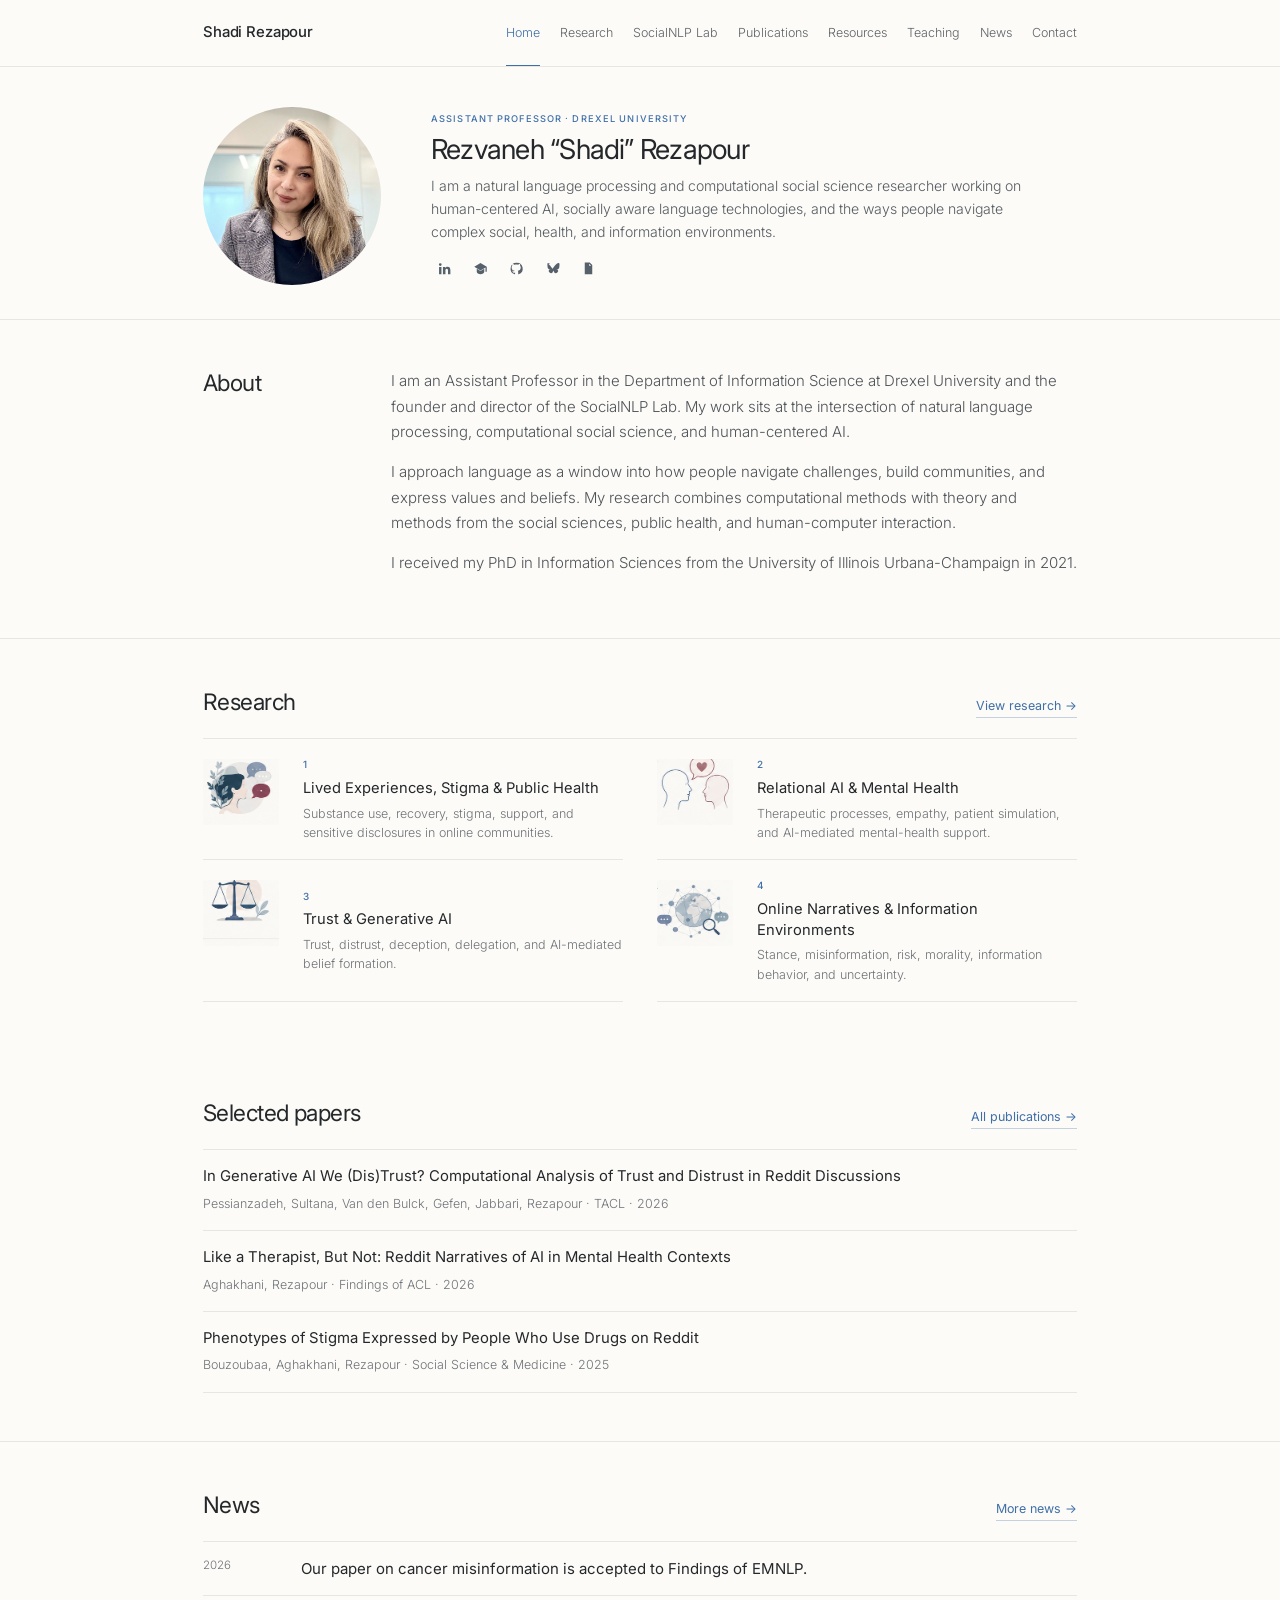
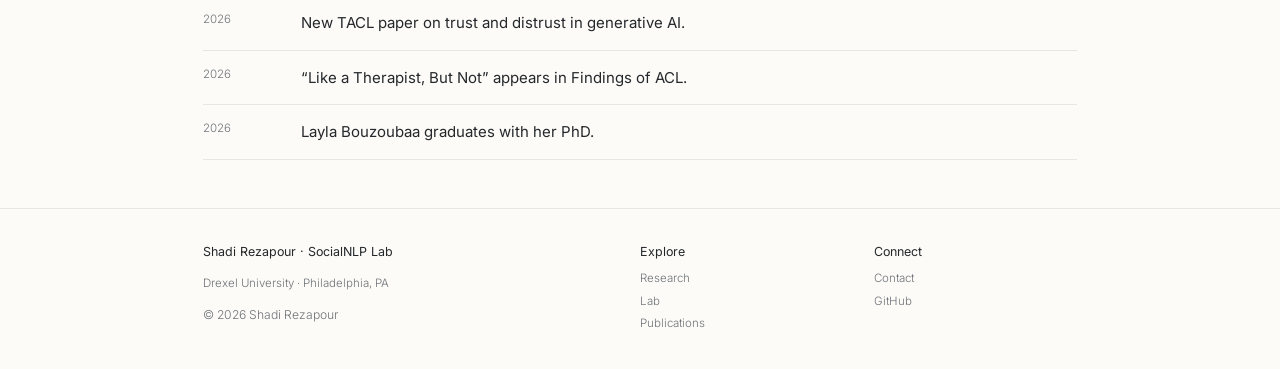
<file: index.html>
<!DOCTYPE html>

<html lang="en"><head><meta charset="utf-8"/><meta content="width=device-width,initial-scale=1" name="viewport"/><meta content="Shadi Rezapour and the SocialNLP Lab at Drexel University: human-centered NLP, computational social science, and socially aware AI." name="description"/><title>Shadi Rezapour | SocialNLP Lab</title><link href="assets/css/style.css" rel="stylesheet"/></head><body><nav class="nav"><div class="container nav-inner"><a class="brand" href="index.html">Shadi Rezapour</a><button aria-label="Menu" class="menu-btn">☰</button><div class="nav-links"><a class="active" href="index.html">Home</a><a href="pages/research.html">Research</a><a href="pages/lab.html">SocialNLP Lab</a><a href="pages/publications.html">Publications</a><a href="pages/resources.html">Resources</a><a href="pages/teaching.html">Teaching</a><a href="pages/news.html">News</a><a href="pages/contact.html">Contact</a></div></div></nav>
<header class="hero"><div class="container hero-grid"><div class="portrait-wrap"><img alt="Shadi Rezapour" class="hero-photo" src="assets/img/people/shadi-rezapour.jpg"></div><div class="hero-copy"><div class="eyebrow">Assistant Professor · Drexel University</div><h1>Rezvaneh “Shadi” Rezapour</h1><p class="lead">I am a natural language processing and computational social science researcher working on human-centered AI, socially aware language technologies, and the ways people navigate complex social, health, and information environments.</p><div aria-label="Professional links" class="social-icons">
<a aria-label="LinkedIn" href="https://www.linkedin.com/in/shadi-rezapour" rel="noopener" target="_blank" title="LinkedIn"><svg viewbox="0 0 24 24"><path d="M5.2 3.4A2.2 2.2 0 1 1 5.2 7.8 2.2 2.2 0 0 1 5.2 3.4ZM3.3 9.4h3.8V21H3.3V9.4Zm6.2 0h3.6V11h.1c.5-.9 1.7-2 3.6-2 3.9 0 4.6 2.5 4.6 5.8V21h-3.8v-5.5c0-1.3 0-3-1.9-3s-2.2 1.4-2.2 2.9V21H9.5V9.4Z"></path></svg></a>
<a aria-label="Google Scholar" href="https://scholar.google.com/citations?user=b6UNLaAAAAAJ&amp;hl=en" rel="noopener" target="_blank" title="Google Scholar"><svg viewbox="0 0 24 24"><path d="M12 3 2 9l10 6 8-4.8V17h2V9L12 3Zm-6 9.4V17c0 2.2 3 4 6 4s6-1.8 6-4v-4.6L12 16 6 12.4Z"></path></svg></a>

<a aria-label="GitHub" href="https://github.com/social-nlp-lab" rel="noopener" target="_blank" title="GitHub"><svg viewbox="0 0 24 24"><path d="M12 2.7a9.5 9.5 0 0 0-3 18.5c.5.1.7-.2.7-.5v-1.9c-2.9.6-3.5-1.2-3.5-1.2-.5-1.2-1.2-1.5-1.2-1.5-.9-.7.1-.7.1-.7 1.1.1 1.7 1.1 1.7 1.1 1 .1 1.8-.7 2.2-1.1-2.3-.3-4.8-1.1-4.8-5.1 0-1.1.4-2 1.1-2.8-.1-.3-.5-1.3.1-2.7 0 0 .9-.3 2.9 1.1A9.9 9.9 0 0 1 12 5.6c.9 0 1.8.1 2.7.4 2-1.4 2.9-1.1 2.9-1.1.6 1.4.2 2.4.1 2.7.7.8 1.1 1.7 1.1 2.8 0 4-2.5 4.8-4.8 5.1.4.3.7.9.7 1.7v3.5c0 .3.2.6.7.5A9.5 9.5 0 0 0 12 2.7Z"></path></svg></a>
<a aria-label="Bluesky" href="https://bsky.app/profile/rezapour.bsky.social" rel="noopener" target="_blank" title="Bluesky"><svg viewbox="0 0 24 24"><path d="M5.2 4.2c2.3 1.7 4.8 5.1 6.8 8.2 2-3.1 4.5-6.5 6.8-8.2 1.7-1.2 4.4-2.2 4.4.9 0 .6-.3 4.8-.5 5.5-.7 2.5-3 3.1-5.2 2.7 3.7.6 4.7 2.7 2.6 4.8-4 4.1-5.8-1-6.3-2.3-.1-.3-.2-.5-.3-.6-.1.1-.2.3-.3.6-.5 1.3-2.3 6.4-6.3 2.3-2.1-2.1-1.1-4.2 2.6-4.8-2.2.4-4.5-.2-5.2-2.7-.2-.7-.5-4.9-.5-5.5 0-3.1 2.7-2.1 4.4-.9Z"></path></svg></a>
<a aria-label="CV" href="assets/cv/Shadi_Aug2026.pdf" rel="noopener" target="_blank" title="CV"><svg viewbox="0 0 24 24"><path d="M6 2.5h8l4 4V21H6V2.5Zm7 1.8v3.2h3.2L13 4.3ZM8.2 11h2.4v1.4H9.7v3.2h.9V17H8.2v-6Zm3.2 0h1.5l1.2 4 1.2-4h1.5l-2 6h-1.4l-2-6Z"></path></svg></a>
</div></div></div></header>
<main>
<section id="about"><div class="container about-grid"><div><h2>About</h2></div><div class="prose"><p>I am an Assistant Professor in the Department of Information Science at Drexel University and the founder and director of the SocialNLP Lab. My work sits at the intersection of natural language processing, computational social science, and human-centered AI.</p><p>I approach language as a window into how people navigate challenges, build communities, and express values and beliefs. My research combines computational methods with theory and methods from the social sciences, public health, and human-computer interaction.</p><p>I received my PhD in Information Sciences from the University of Illinois Urbana-Champaign in 2021.</p></div></div></section>
<section class="soft"><div class="container"><div class="section-head"><div><h2>Research</h2></div><a class="arrow-link" href="pages/research.html">View research →</a></div><div class="cards research-cards"><a class="card research-card" href="pages/research.html#stigma"><img alt="Lived experiences, stigma, and public health illustration" src="assets/img/pillars/pillar-stigma.png"/><div><div class="num">1</div><h3>Lived Experiences, Stigma &amp; Public Health</h3><p>Substance use, recovery, stigma, support, and sensitive disclosures in online communities.</p></div></a><a class="card research-card" href="pages/research.html#relational"><img alt="Relational AI and mental health illustration" src="assets/img/pillars/pillar-relational.png"/><div><div class="num">2</div><h3>Relational AI &amp; Mental Health</h3><p>Therapeutic processes, empathy, patient simulation, and AI-mediated mental-health support.</p></div></a><a class="card research-card" href="pages/research.html#trust"><img alt="Trust and generative AI illustration" src="assets/img/pillars/pillar-trust.png"/><div><div class="num">3</div><h3>Trust &amp; Generative AI</h3><p>Trust, distrust, deception, delegation, and AI-mediated belief formation.</p></div></a><a class="card research-card" href="pages/research.html#narratives"><img alt="Complex online narratives and information environments illustration" src="assets/img/pillars/pillar-narratives.png"/><div><div class="num">4</div><h3>Online Narratives &amp; Information Environments</h3><p>Stance, misinformation, risk, morality, information behavior, and uncertainty.</p></div></a></div></div></section>
<section><div class="container"><div class="section-head"><div><h2>Selected papers</h2></div><a class="arrow-link" href="pages/publications.html">All publications →</a></div><div class="list"><div class="paper"><h3>In Generative AI We (Dis)Trust? Computational Analysis of Trust and Distrust in Reddit Discussions</h3><div class="meta">Pessianzadeh, Sultana, Van den Bulck, Gefen, Jabbari, Rezapour · TACL · 2026</div></div><div class="paper"><h3>Like a Therapist, But Not: Reddit Narratives of AI in Mental Health Contexts</h3><div class="meta">Aghakhani, Rezapour · Findings of ACL · 2026</div></div><div class="paper"><h3>Phenotypes of Stigma Expressed by People Who Use Drugs on Reddit</h3><div class="meta">Bouzoubaa, Aghakhani, Rezapour · Social Science &amp; Medicine · 2025</div></div></div></div></section>
<section class="soft"><div class="container"><div class="section-head"><div><h2>News</h2></div><a class="arrow-link" href="pages/news.html">More news →</a></div><div class="news-list"><div class="news-item"><div class="news-date">2026</div><div><strong>Our paper on cancer misinformation is accepted to Findings of EMNLP.</strong></div></div><div class="news-item"><div class="news-date">2026</div><div><strong>New TACL paper on trust and distrust in generative AI.</strong></div></div><div class="news-item"><div class="news-date">2026</div><div><strong>“Like a Therapist, But Not” appears in Findings of ACL.</strong></div></div><div class="news-item"><div class="news-date">2026</div><div><strong>Layla Bouzoubaa graduates with her PhD.</strong></div></div></div></div></section>
</main><footer class="footer"><div class="container footer-grid"><div><h3>Shadi Rezapour · SocialNLP Lab</h3><p>Drexel University · Philadelphia, PA</p><div class="small">© 2026 Shadi Rezapour</div></div><div><h3>Explore</h3><a href="pages/research.html">Research</a><a href="pages/lab.html">Lab</a><a href="pages/publications.html">Publications</a></div><div><h3>Connect</h3><a href="pages/contact.html">Contact</a><a href="https://github.com/social-nlp-lab" rel="noopener" target="_blank">GitHub</a></div></div></footer><script src="assets/js/site.js"></script></body></html>
</file>
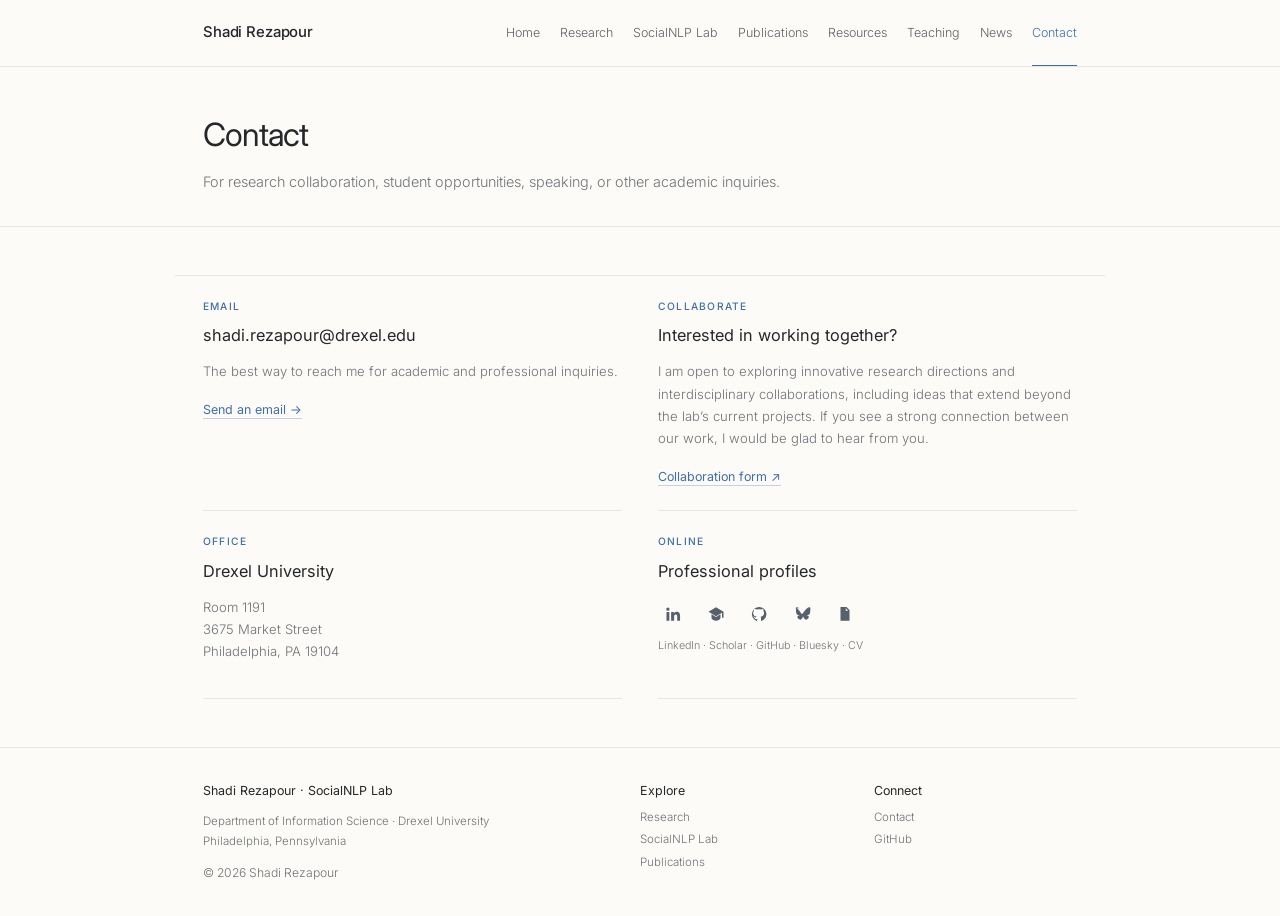
<file: pages/contact.html>
<!DOCTYPE html>

<html lang="en"><head><meta charset="utf-8"/><meta content="width=device-width,initial-scale=1" name="viewport"/><title>Contact | Shadi Rezapour</title><link href="../assets/css/style.css" rel="stylesheet"/></head><body><nav class="nav"><div class="container nav-inner"><a class="brand" href="../index.html">Shadi Rezapour<span>SocialNLP Lab · Drexel University</span></a><button aria-label="Menu" class="menu-btn">☰</button><div class="nav-links"><a href="../index.html">Home</a><a href="research.html">Research</a><a href="lab.html">SocialNLP Lab</a><a href="publications.html">Publications</a><a href="resources.html">Resources</a><a href="teaching.html">Teaching</a><a href="news.html">News</a><a class="active" href="contact.html">Contact</a></div></div></nav>
<header class="page-hero compact"><div class="container"><h1>Contact</h1><p>For research collaboration, student opportunities, speaking, or other academic inquiries.</p></div></header><main><section><div class="container contact-grid"><div class="contact-card"><div class="eyebrow">Email</div><h2>shadi.rezapour@drexel.edu</h2><p>The best way to reach me for academic and professional inquiries.</p><a class="arrow-link" href="mailto:shadi.rezapour@drexel.edu">Send an email →</a></div><div class="contact-card"><div class="eyebrow">Collaborate</div><h2>Interested in working together?</h2><p>I am open to exploring innovative research directions and interdisciplinary collaborations, including ideas that extend beyond the lab’s current projects. If you see a strong connection between our work, I would be glad to hear from you.</p><a class="arrow-link" href="https://forms.gle/SaZUq3yDAnrx6qFK6" rel="noopener" target="_blank">Collaboration form ↗</a></div><div class="contact-card"><div class="eyebrow">Office</div><h2>Drexel University</h2><p>Room 1191<br/>3675 Market Street<br/>Philadelphia, PA 19104</p></div><div class="contact-card"><div class="eyebrow">Online</div><h2>Professional profiles</h2><div aria-label="Professional links" class="social-icons contact-social-icons"><a aria-label="LinkedIn" href="https://www.linkedin.com/in/shadi-rezapour" rel="noopener" target="_blank" title="LinkedIn"><svg viewbox="0 0 24 24"><path d="M5.2 3.4A2.2 2.2 0 1 1 5.2 7.8 2.2 2.2 0 0 1 5.2 3.4ZM3.3 9.4h3.8V21H3.3V9.4Zm6.2 0h3.6V11h.1c.5-.9 1.7-2 3.6-2 3.9 0 4.6 2.5 4.6 5.8V21h-3.8v-5.5c0-1.3 0-3-1.9-3s-2.2 1.4-2.2 2.9V21H9.5V9.4Z"></path></svg></a><a aria-label="Google Scholar" href="https://scholar.google.com/citations?user=b6UNLaAAAAAJ&amp;hl=en" rel="noopener" target="_blank" title="Google Scholar"><svg viewbox="0 0 24 24"><path d="M12 3 2 9l10 6 8-4.8V17h2V9L12 3Zm-6 9.4V17c0 2.2 3 4 6 4s6-1.8 6-4v-4.6L12 16 6 12.4Z"></path></svg></a><a aria-label="GitHub" href="https://github.com/social-nlp-lab" rel="noopener" target="_blank" title="GitHub"><svg viewbox="0 0 24 24"><path d="M12 2.7a9.5 9.5 0 0 0-3 18.5c.5.1.7-.2.7-.5v-1.9c-2.9.6-3.5-1.2-3.5-1.2-.5-1.2-1.2-1.5-1.2-1.5-.9-.7.1-.7.1-.7 1.1.1 1.7 1.1 1.7 1.1 1 .1 1.8-.7 2.2-1.1-2.3-.3-4.8-1.1-4.8-5.1 0-1.1.4-2 1.1-2.8-.1-.3-.5-1.3.1-2.7 0 0 .9-.3 2.9 1.1A9.9 9.9 0 0 1 12 5.6c.9 0 1.8.1 2.7.4 2-1.4 2.9-1.1 2.9-1.1.6 1.4.2 2.4.1 2.7.7.8 1.1 1.7 1.1 2.8 0 4-2.5 4.8-4.8 5.1.4.3.7.9.7 1.7v3.5c0 .3.2.6.7.5A9.5 9.5 0 0 0 12 2.7Z"></path></svg></a><a aria-label="Bluesky" href="https://bsky.app/profile/rezapour.bsky.social" rel="noopener" target="_blank" title="Bluesky"><svg viewbox="0 0 24 24"><path d="M5.2 4.2c2.3 1.7 4.8 5.1 6.8 8.2 2-3.1 4.5-6.5 6.8-8.2 1.7-1.2 4.4-2.2 4.4.9 0 .6-.3 4.8-.5 5.5-.7 2.5-3 3.1-5.2 2.7 3.7.6 4.7 2.7 2.6 4.8-4 4.1-5.8-1-6.3-2.3-.1-.3-.2-.5-.3-.6-.1.1-.2.3-.3.6-.5 1.3-2.3 6.4-6.3 2.3-2.1-2.1-1.1-4.2 2.6-4.8-2.2.4-4.5-.2-5.2-2.7-.2-.7-.5-4.9-.5-5.5 0-3.1 2.7-2.1 4.4-.9Z"></path></svg></a><a aria-label="CV" href="../assets/cv/Shadi_Aug2026.pdf" rel="noopener" target="_blank" title="CV"><svg viewbox="0 0 24 24"><path d="M6 2.5h8l4 4V21H6V2.5Zm7 1.8v3.2h3.2L13 4.3ZM8.2 11h2.4v1.4H9.7v3.2h.9V17H8.2v-6Zm3.2 0h1.5l1.2 4 1.2-4h1.5l-2 6h-1.4l-2-6Z"></path></svg></a></div><div class="contact-social-labels">LinkedIn · Scholar · GitHub · Bluesky · CV</div></div></div></section></main><footer class="footer"><div class="container footer-grid"><div><h3>Shadi Rezapour · SocialNLP Lab</h3><p>Department of Information Science · Drexel University<br/>Philadelphia, Pennsylvania</p><div class="small">© 2026 Shadi Rezapour</div></div><div><h3>Explore</h3><a href="research.html">Research</a><a href="lab.html">SocialNLP Lab</a><a href="publications.html">Publications</a></div><div><h3>Connect</h3><a href="contact.html">Contact</a><a href="https://github.com/social-nlp-lab" rel="noopener" target="_blank">GitHub</a></div></div></footer><script src="../assets/js/site.js"></script></body></html>
</file>
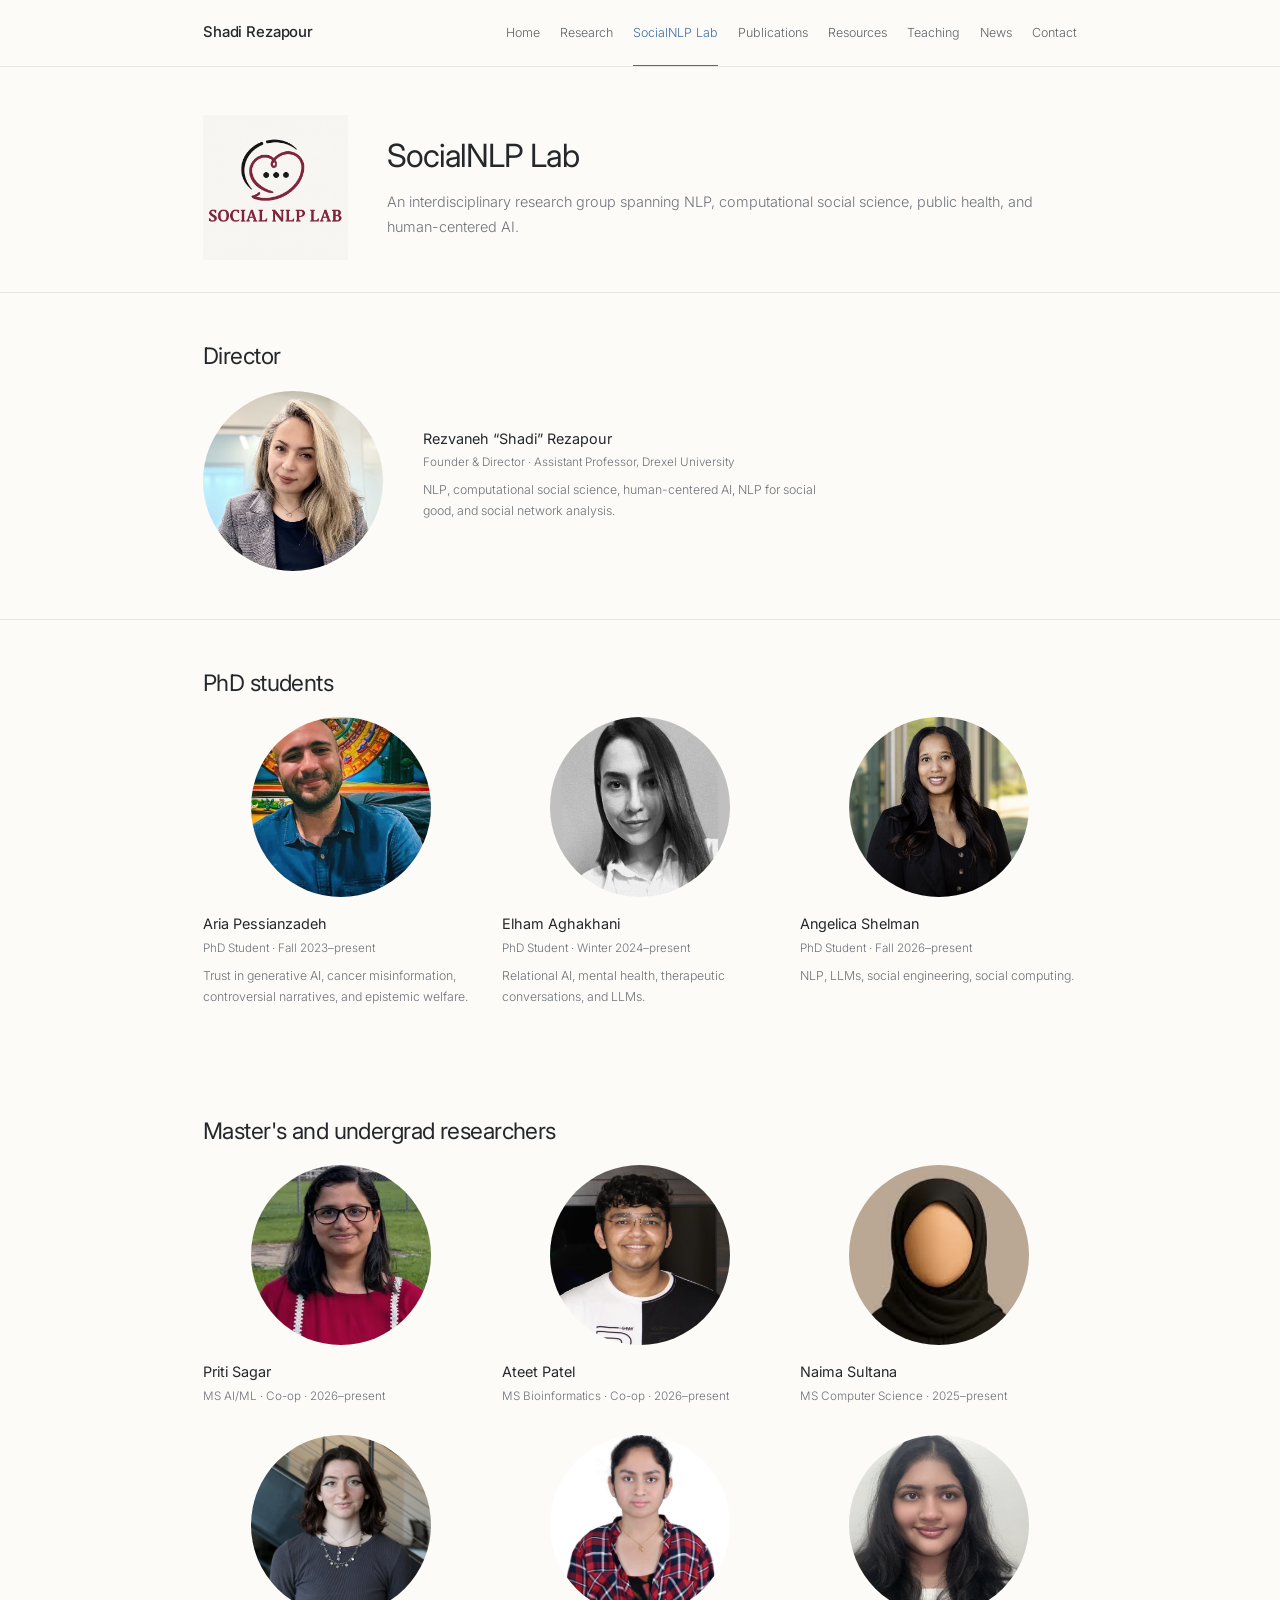
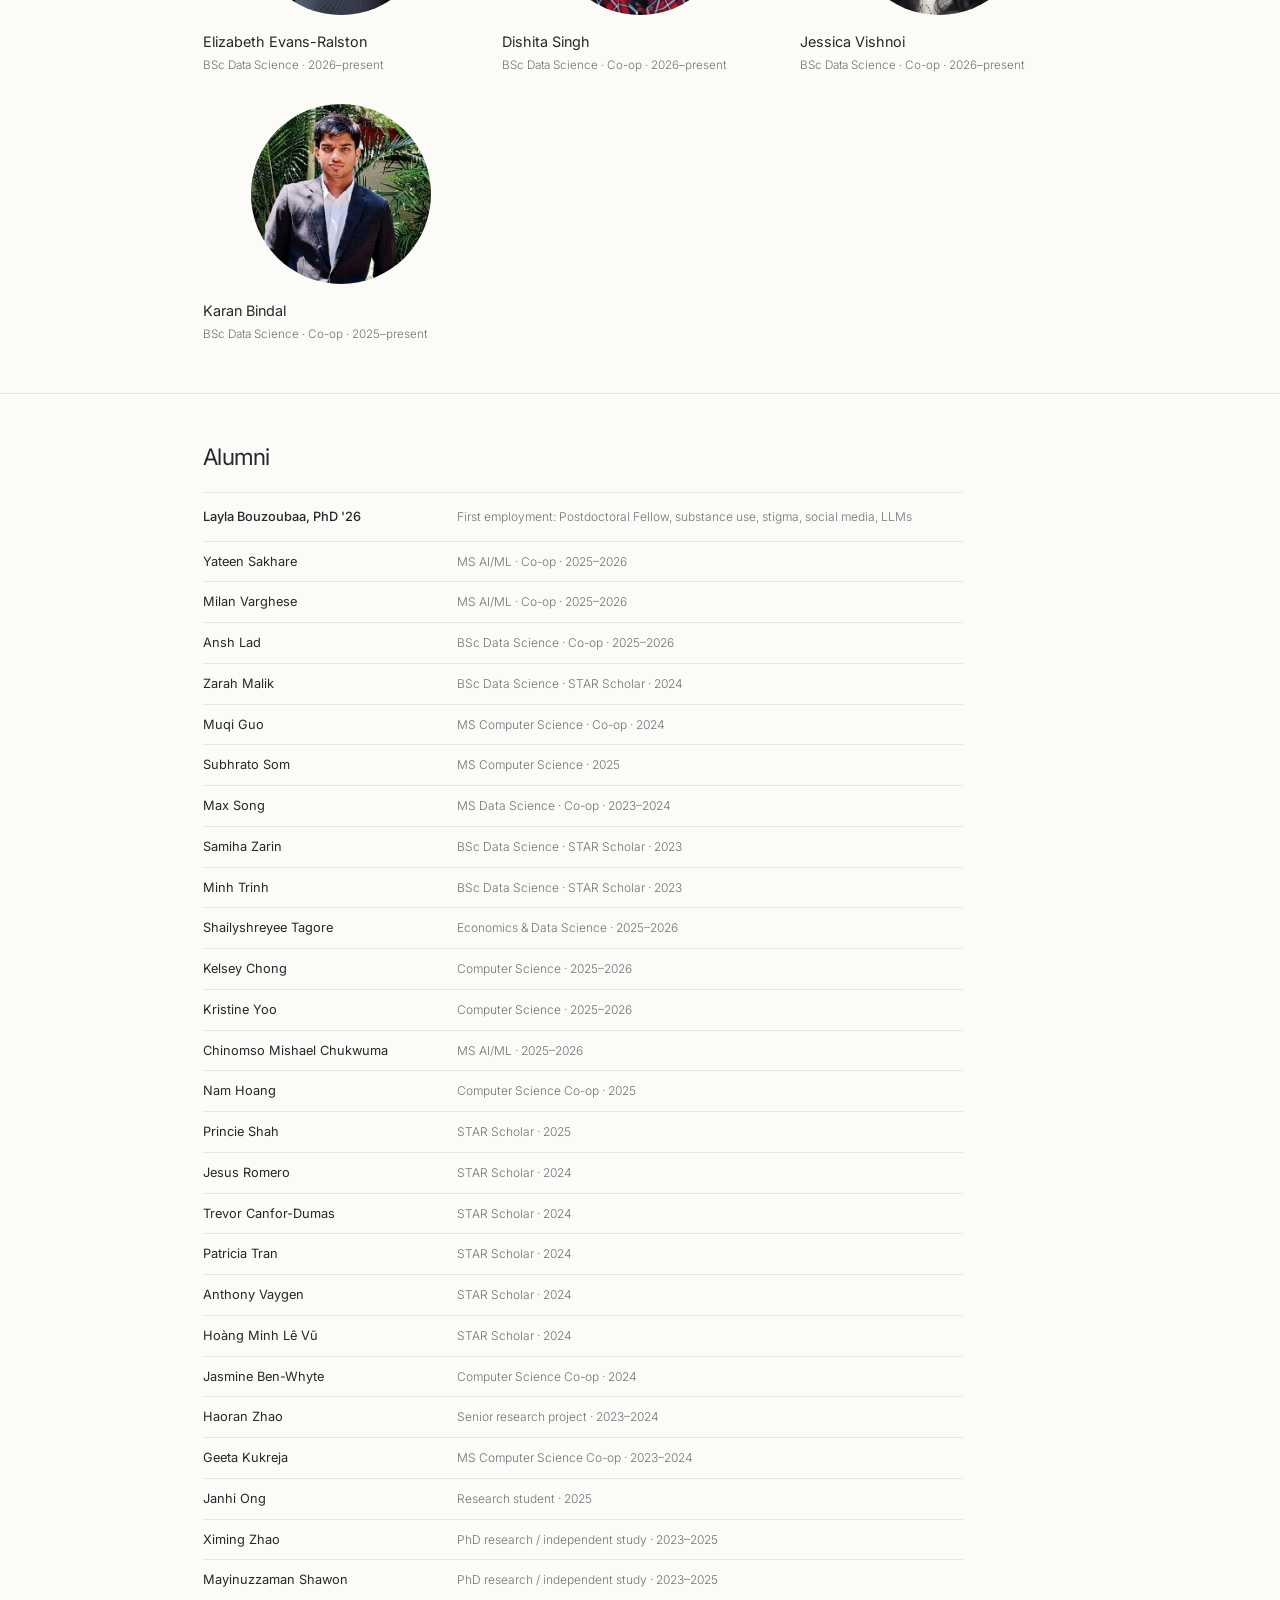
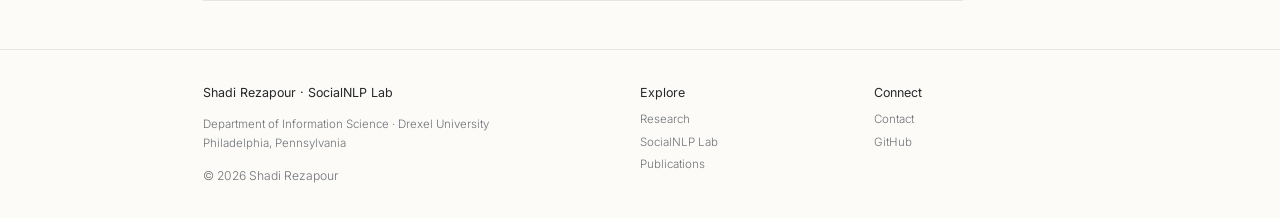
<file: pages/lab.html>
<!DOCTYPE html>
<html lang="en"><head><meta charset="utf-8"/><meta content="width=device-width,initial-scale=1" name="viewport"/><title>SocialNLP Lab | Shadi Rezapour</title><link href="../assets/css/style.css" rel="stylesheet"/>
<style>
/* Robust circular profile photo styles - unified size and anti-squish */
.profile-photo, .avatar {
    border-radius: 50% !important;
    object-fit: cover !important;
    width: 180px !important;
    height: 180px !important;
    min-width: 180px !important;
    min-height: 180px !important;
    margin: 0 auto 15px auto;
    display: block;
    flex-shrink: 0;
}

/* Fallback avatar specific styles */
.avatar {
    display: flex;
    align-items: center;
    justify-content: center;
}

/* Fix the layout for the featured person (Director) to prevent overlap */
.person-featured {
    display: flex !important;
    flex-direction: row !important;
    align-items: center !important;
    gap: 40px !important;
}

.person-featured .profile-photo, .person-featured .avatar {
    margin: 0 !important; /* Remove center margins for the side-by-side layout */
}

/* Make it stack cleanly on mobile screens */
@media (max-width: 600px) {
    .person-featured {
        flex-direction: column !important;
        text-align: center !important;
        gap: 20px !important;
    }
    .person-featured .profile-photo, .person-featured .avatar {
        margin: 0 auto !important;
    }
}
</style>
</head><body><nav class="nav"><div class="container nav-inner"><a class="brand" href="../index.html">Shadi Rezapour<span>SocialNLP Lab · Drexel University</span></a><button aria-label="Menu" class="menu-btn">☰</button><div class="nav-links"><a href="../index.html">Home</a><a href="research.html">Research</a><a class="active" href="lab.html">SocialNLP Lab</a><a href="publications.html">Publications</a><a href="resources.html">Resources</a><a href="teaching.html">Teaching</a><a href="news.html">News</a><a href="contact.html">Contact</a></div></div></nav>
<header class="page-hero lab-hero"><div class="container lab-hero-inner"><img alt="SocialNLP Lab logo" class="lab-logo" src="../assets/img/socialnlp-logo.png"/><div><h1>SocialNLP Lab</h1><p>An interdisciplinary research group spanning NLP, computational social science, public health, and human-centered AI.</p></div></div></header><main>
<section><div class="container"><div class="section-head"><div><h2>Director</h2></div></div><div class="person person-featured"><img alt="Shadi Rezapour" class="profile-photo" onerror="this.style.display='none';this.nextElementSibling.style.display='flex'" src="../assets/img/people/shadi-rezapour.jpg"/><div class="avatar image-fallback" style="display:none">SR</div><div><h3>Rezvaneh “Shadi” Rezapour</h3><div class="role">Founder &amp; Director · Assistant Professor, Drexel University</div><p>NLP, computational social science, human-centered AI, NLP for social good, and social network analysis.</p></div></div></div></section>
<section class="soft"><div class="container"><div class="section-head"><div><h2>PhD students</h2></div></div><div class="people-grid">
<div class="person"><img alt="Aria Pessianzadeh" class="profile-photo" onerror="this.style.display='none';this.nextElementSibling.style.display='flex'" src="../assets/img/people/aria-pessianzadeh.jpg"/><div class="avatar image-fallback" style="display:none">AP</div><h3>Aria Pessianzadeh</h3><div class="role">PhD Student · Fall 2023–present</div><p>Trust in generative AI, cancer misinformation, controversial narratives, and epistemic welfare.</p></div>
<div class="person"><img alt="Elham Aghakhani" class="profile-photo" onerror="this.style.display='none';this.nextElementSibling.style.display='flex'" src="../assets/img/people/elham-aghakhani.jpg"/><div class="avatar image-fallback" style="display:none">EA</div><h3>Elham Aghakhani</h3><div class="role">PhD Student · Winter 2024–present</div><p>Relational AI, mental health, therapeutic conversations, and LLMs.</p></div>
<div class="person"><img alt="Angelica Shelman" class="profile-photo" onerror="this.style.display='none';this.nextElementSibling.style.display='flex'" src="../assets/img/people/Angelica.JPG"/><div class="avatar image-fallback" style="display:none">AS</div><h3>Angelica Shelman</h3><div class="role">PhD Student · Fall 2026–present</div><p>NLP, LLMs, social engineering, social computing.</p></div>

</div></div></section>
<section><div class="container"><div class="section-head"><div><h2>Master's and undergrad researchers</h2></div></div><div class="people-grid">
<div class="person"><img alt="Priti Sagar" class="profile-photo" onerror="this.style.display='none';this.nextElementSibling.style.display='flex'" src="../assets/img/people/Priti_Sagar.png"/><div class="avatar image-fallback" style="display:none">PS</div><h3>Priti Sagar</h3><div class="role">MS AI/ML · Co-op · 2026–present</div></div>
<div class="person"><img alt="Ateet Patel" class="profile-photo" onerror="this.style.display='none';this.nextElementSibling.style.display='flex'" src="../assets/img/people/Ateet.jpeg"/><div class="avatar image-fallback" style="display:none">AP</div><h3>Ateet Patel</h3><div class="role">MS Bioinformatics · Co-op · 2026–present</div></div>
<div class="person"><img alt="Naima Sultana" class="profile-photo" onerror="this.style.display='none';this.nextElementSibling.style.display='flex'" src="../assets/img/people/naima-sultana.jpg"/><div class="avatar image-fallback" style="display:none">NS</div><h3>Naima Sultana</h3><div class="role">MS Computer Science · 2025–present</div></div>
<div class="person"><img alt="Elizabeth Evans-Ralston" class="profile-photo" onerror="this.style.display='none';this.nextElementSibling.style.display='flex'" src="../assets/img/people/Evans-Ralston.jpg"/><div class="avatar image-fallback" style="display:none">EE</div><h3>Elizabeth Evans-Ralston</h3><div class="role">BSc Data Science · 2026–present</div></div>
<div class="person"><img alt="Dishita Singh" class="profile-photo" onerror="this.style.display='none';this.nextElementSibling.style.display='flex'" src="../assets/img/people/Dishita.jpg"/><div class="avatar image-fallback" style="display:none">DS</div><h3>Dishita Singh</h3><div class="role">BSc Data Science · Co-op · 2026–present</div></div>
<div class="person"><img alt="Jessica Vishnoi" class="profile-photo" onerror="this.style.display='none';this.nextElementSibling.style.display='flex'" src="../assets/img/people/Jessica.jpg"/><div class="avatar image-fallback" style="display:none">JV</div><h3>Jessica Vishnoi</h3><div class="role">BSc Data Science · Co-op · 2026–present</div></div>
<div class="person"><img alt="Karan Bindal" class="profile-photo" onerror="this.style.display='none';this.nextElementSibling.style.display='flex'" src="../assets/img/people/karan-bindal.jpg"/><div class="avatar image-fallback" style="display:none">KB</div><h3>Karan Bindal</h3><div class="role">BSc Data Science · Co-op · 2025–present</div></div>
</div></div></section>
<section class="soft"><div class="container"><div class="section-head"><div><h2>Alumni</h2></div></div><div class="alumni-list">
<div class="alumni-line alumni-phd"><strong>Layla Bouzoubaa, PhD '26</strong><span>First employment: Postdoctoral Fellow, substance use, stigma, social media, LLMs</span></div>
<div class="alumni-line"><strong>Yateen Sakhare</strong><span>MS AI/ML · Co-op · 2025–2026</span></div>
<div class="alumni-line"><strong>Milan Varghese</strong><span>MS AI/ML · Co-op · 2025–2026</span></div>
<div class="alumni-line"><strong>Ansh Lad</strong><span>BSc Data Science · Co-op · 2025–2026</span></div>
<div class="alumni-line"><strong>Zarah Malik</strong><span>BSc Data Science · STAR Scholar · 2024</span></div>
<div class="alumni-line"><strong>Muqi Guo</strong><span>MS Computer Science · Co-op · 2024</span></div>
<div class="alumni-line"><strong>Subhrato Som</strong><span>MS Computer Science · 2025</span></div>
<div class="alumni-line"><strong>Max Song</strong><span>MS Data Science · Co-op · 2023–2024</span></div>
<div class="alumni-line"><strong>Samiha Zarin</strong><span>BSc Data Science · STAR Scholar · 2023</span></div>
<div class="alumni-line"><strong>Minh Trinh</strong><span>BSc Data Science · STAR Scholar · 2023</span></div>
<div class="alumni-line"><strong>Shailyshreyee Tagore</strong><span>Economics &amp; Data Science · 2025–2026</span></div><div class="alumni-line"><strong>Kelsey Chong</strong><span>Computer Science · 2025–2026</span></div><div class="alumni-line"><strong>Kristine Yoo</strong><span>Computer Science · 2025–2026</span></div><div class="alumni-line"><strong>Chinomso Mishael Chukwuma</strong><span>MS AI/ML · 2025–2026</span></div><div class="alumni-line"><strong>Nam Hoang</strong><span>Computer Science Co-op · 2025</span></div><div class="alumni-line"><strong>Princie Shah</strong><span>STAR Scholar · 2025</span></div><div class="alumni-line"><strong>Jesus Romero</strong><span>STAR Scholar · 2024</span></div><div class="alumni-line"><strong>Trevor Canfor-Dumas</strong><span>STAR Scholar · 2024</span></div><div class="alumni-line"><strong>Patricia Tran</strong><span>STAR Scholar · 2024</span></div><div class="alumni-line"><strong>Anthony Vaygen</strong><span>STAR Scholar · 2024</span></div><div class="alumni-line"><strong>Hoàng Minh Lê Vũ</strong><span>STAR Scholar · 2024</span></div><div class="alumni-line"><strong>Jasmine Ben-Whyte</strong><span>Computer Science Co-op · 2024</span></div><div class="alumni-line"><strong>Haoran Zhao</strong><span>Senior research project · 2023–2024</span></div><div class="alumni-line"><strong>Geeta Kukreja</strong><span>MS Computer Science Co-op · 2023–2024</span></div><div class="alumni-line"><strong>Janhi Ong</strong><span>Research student · 2025</span></div><div class="alumni-line"><strong>Ximing Zhao</strong><span>PhD research / independent study · 2023–2025</span></div><div class="alumni-line"><strong>Mayinuzzaman Shawon</strong><span>PhD research / independent study · 2023–2025</span></div>
</div></div></section></main><footer class="footer"><div class="container footer-grid"><div><h3>Shadi Rezapour · SocialNLP Lab</h3><p>Department of Information Science · Drexel University<br/>Philadelphia, Pennsylvania</p><div class="small">© 2026 Shadi Rezapour</div></div><div><h3>Explore</h3><a href="research.html">Research</a><a href="lab.html">SocialNLP Lab</a><a href="publications.html">Publications</a></div><div><h3>Connect</h3><a href="contact.html">Contact</a><a href="https://github.com/social-nlp-lab" rel="noopener" target="_blank">GitHub</a></div></div></footer><script src="../assets/js/site.js"></script></body></html>
</file>
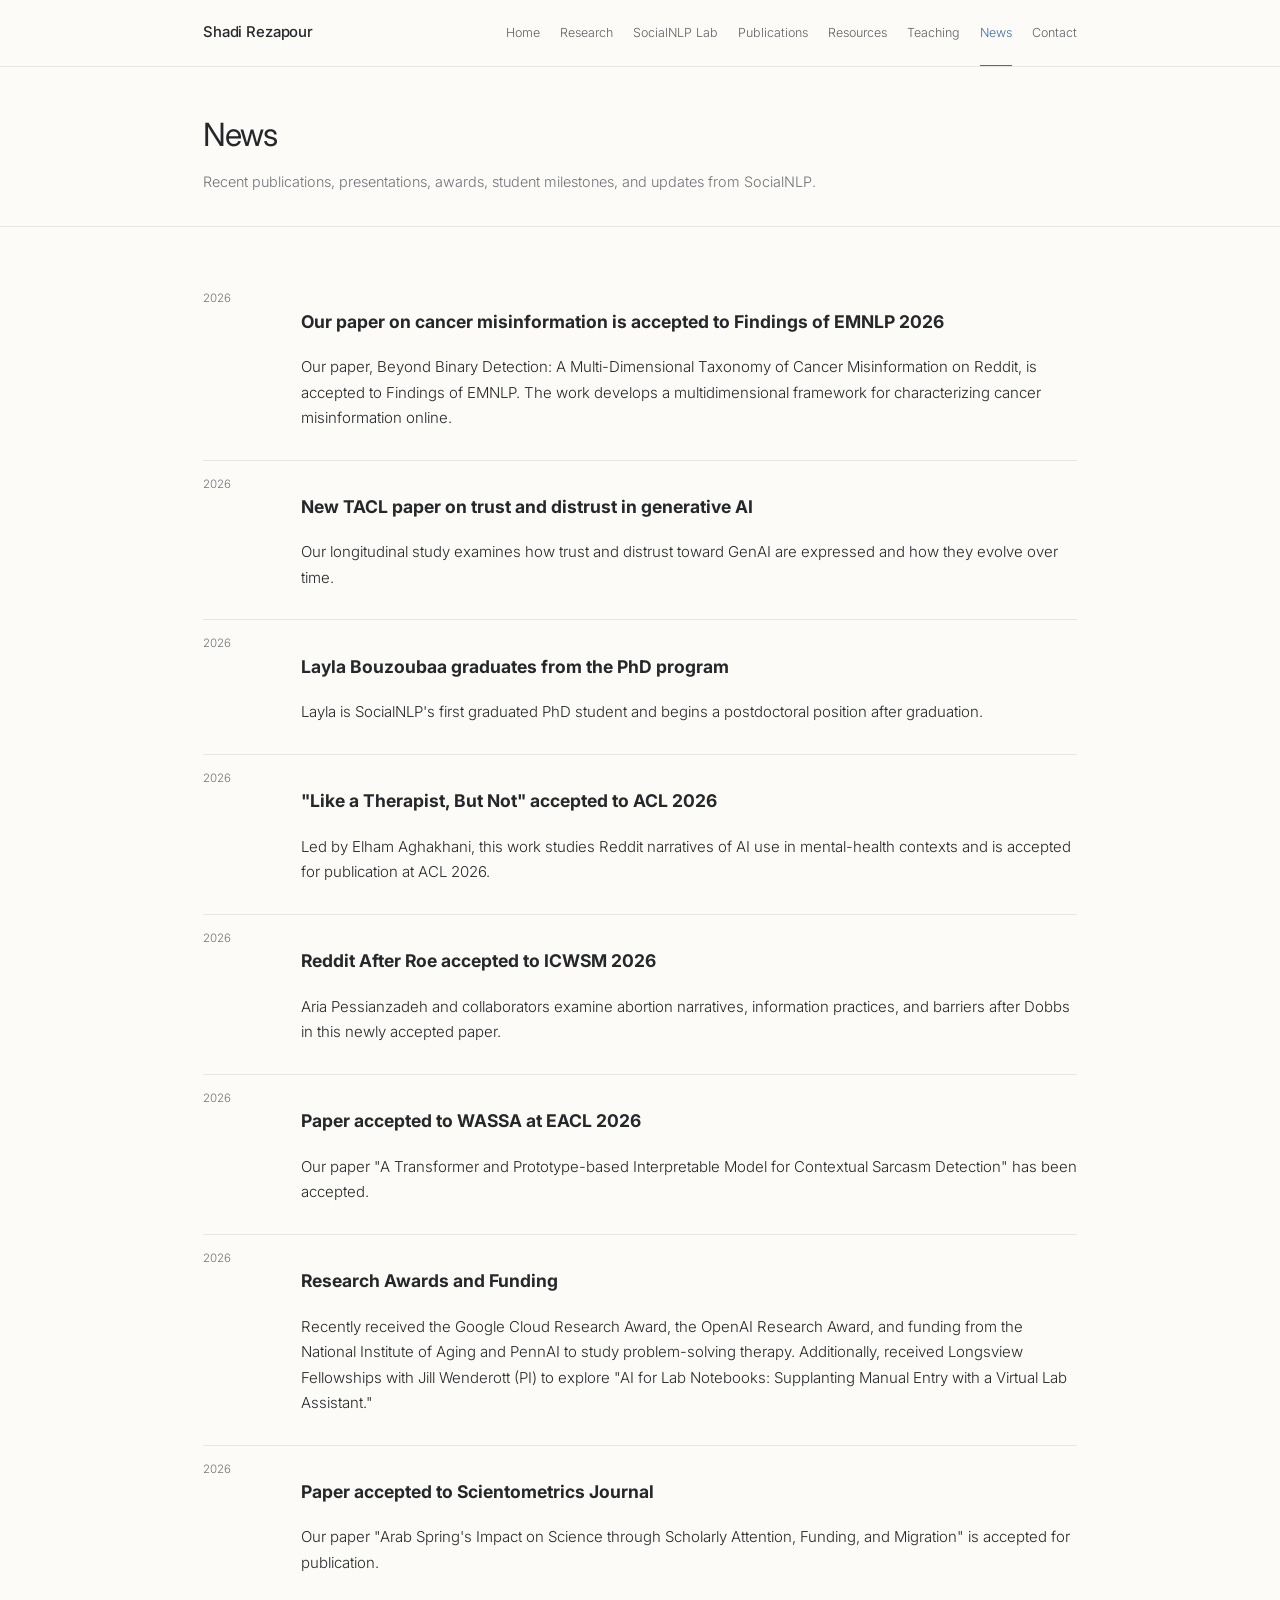
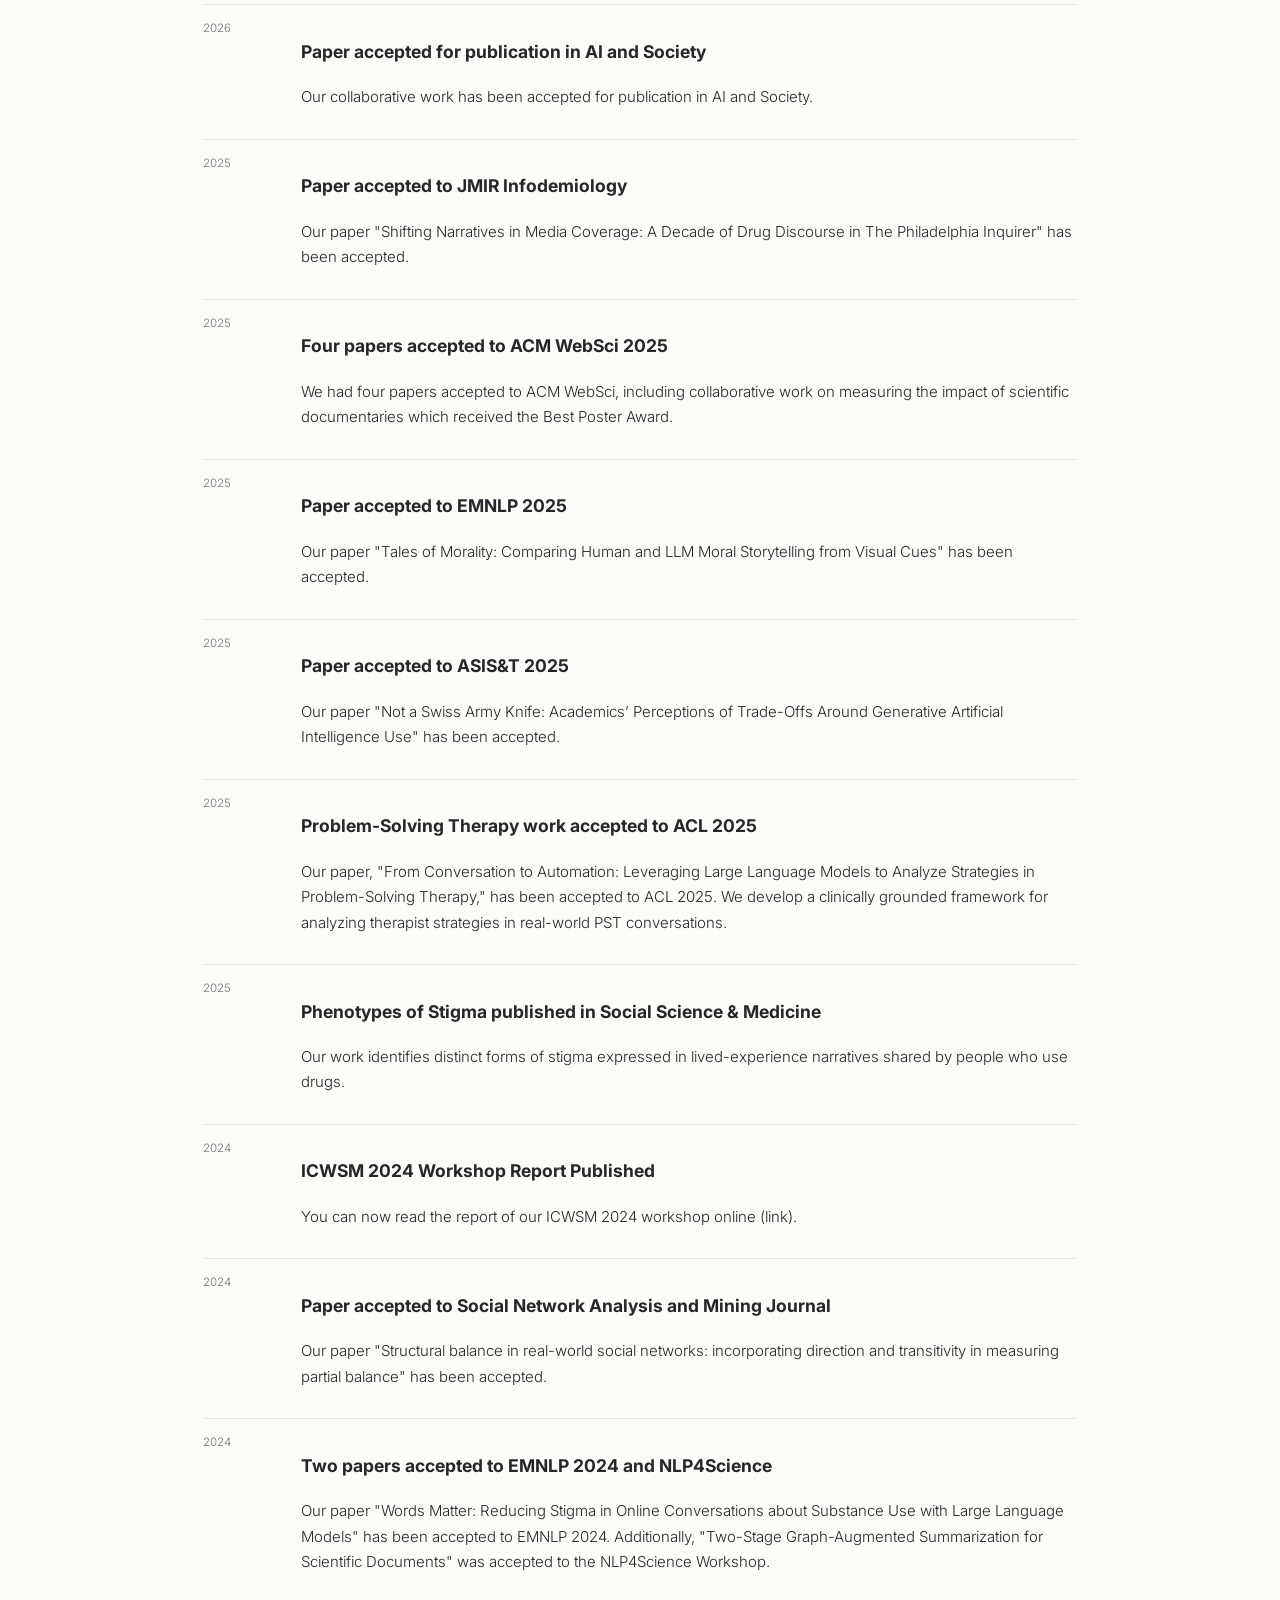
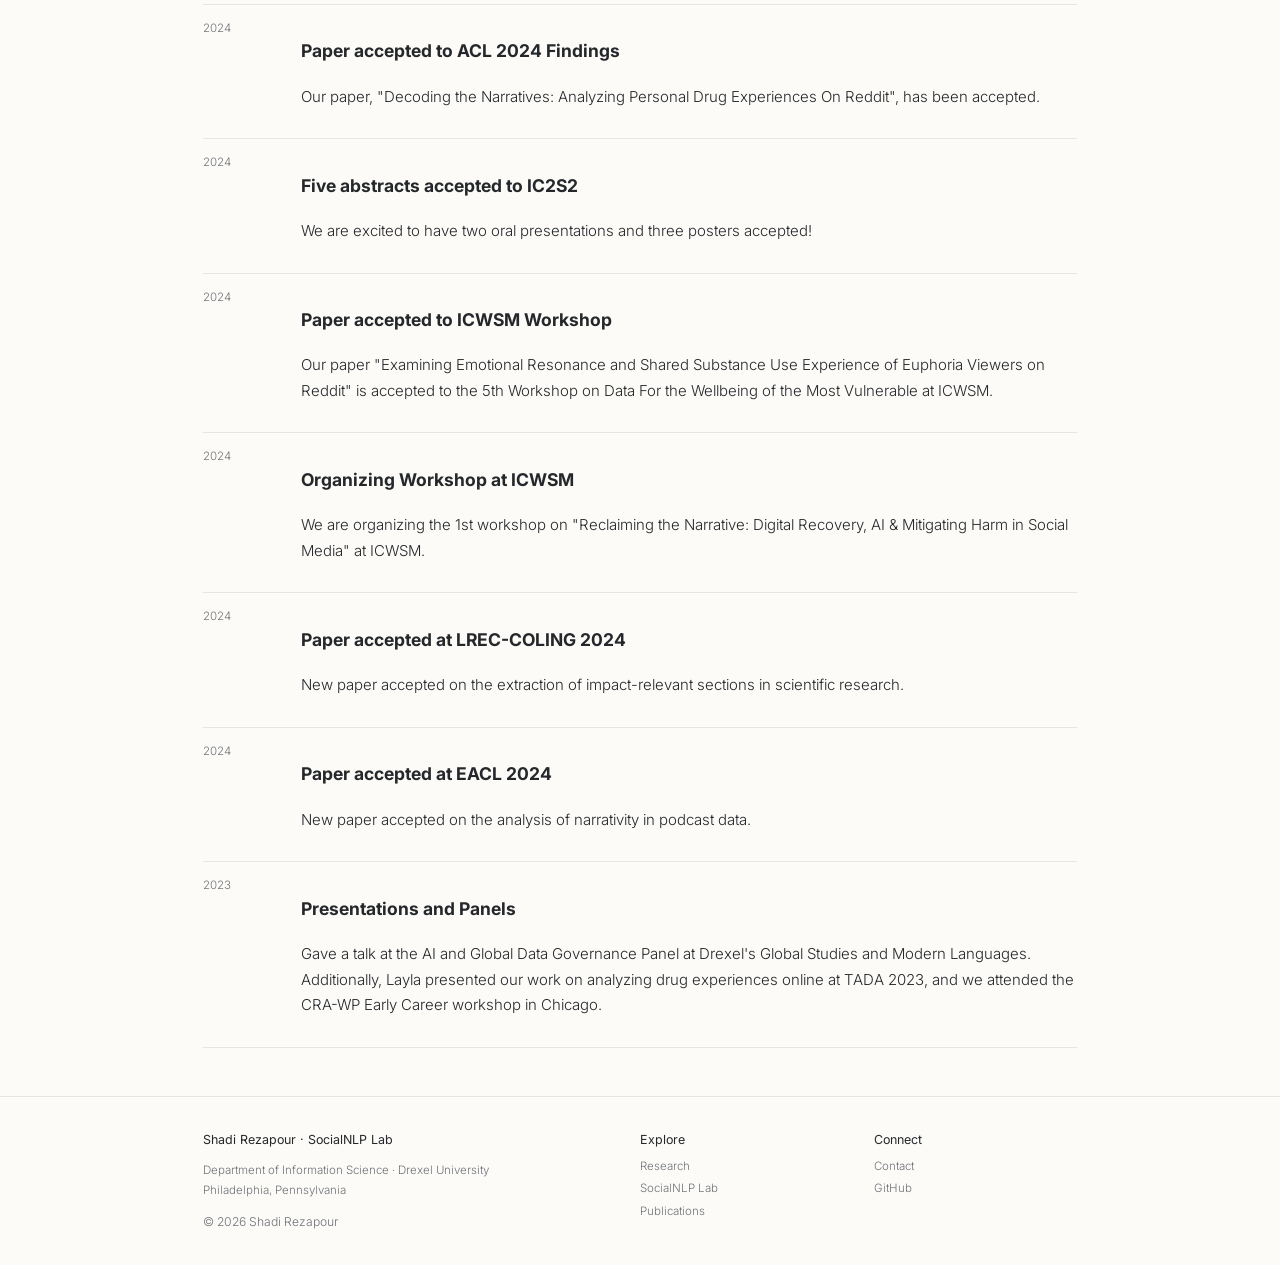
<file: pages/news.html>
<!DOCTYPE html>
<html lang="en"><head><meta charset="utf-8"/><meta content="width=device-width,initial-scale=1" name="viewport"/><title>News | SocialNLP Lab</title><link href="../assets/css/style.css" rel="stylesheet"/></head><body><nav class="nav"><div class="container nav-inner"><a class="brand" href="../index.html">Shadi Rezapour<span>SocialNLP Lab · Drexel University</span></a><button aria-label="Menu" class="menu-btn">☰</button><div class="nav-links"><a href="../index.html">Home</a><a href="research.html">Research</a><a href="lab.html">SocialNLP Lab</a><a href="publications.html">Publications</a><a href="resources.html">Resources</a><a href="teaching.html">Teaching</a><a class="active" href="news.html">News</a><a href="contact.html">Contact</a></div></div></nav><header class="page-hero"><div class="container"><h1>News</h1><p>Recent publications, presentations, awards, student milestones, and updates from SocialNLP.</p></div></header><main><section><div class="container">

<div class="news-item"><div class="news-date">2026</div><div><h3>Our paper on cancer misinformation is accepted to Findings of EMNLP 2026</h3><p>Our paper, Beyond Binary Detection: A Multi-Dimensional Taxonomy of Cancer Misinformation on Reddit, is accepted to Findings of EMNLP. The work develops a multidimensional framework for characterizing cancer misinformation online.</p></div></div>

<div class="news-item"><div class="news-date">2026</div><div><h3>New TACL paper on trust and distrust in generative AI</h3><p>Our longitudinal study examines how trust and distrust toward GenAI are expressed and how they evolve over time.</p></div></div>

<div class="news-item"><div class="news-date">2026</div><div><h3>Layla Bouzoubaa graduates from the PhD program</h3><p>Layla is SocialNLP's first graduated PhD student and begins a postdoctoral position after graduation.</p></div></div>

<div class="news-item"><div class="news-date">2026</div><div><h3>"Like a Therapist, But Not" accepted to ACL 2026</h3><p>Led by Elham Aghakhani, this work studies Reddit narratives of AI use in mental-health contexts and is accepted for publication at ACL 2026.</p></div></div>

<div class="news-item"><div class="news-date">2026</div><div><h3>Reddit After Roe accepted to ICWSM 2026</h3><p>Aria Pessianzadeh and collaborators examine abortion narratives, information practices, and barriers after Dobbs in this newly accepted paper.</p></div></div>

<div class="news-item"><div class="news-date">2026</div><div><h3>Paper accepted to WASSA at EACL 2026</h3><p>Our paper "A Transformer and Prototype-based Interpretable Model for Contextual Sarcasm Detection" has been accepted.</p></div></div>

<div class="news-item"><div class="news-date">2026</div><div><h3>Research Awards and Funding</h3><p>Recently received the Google Cloud Research Award, the OpenAI Research Award, and funding from the National Institute of Aging and PennAI to study problem-solving therapy. Additionally, received Longsview Fellowships with Jill Wenderott (PI) to explore "AI for Lab Notebooks: Supplanting Manual Entry with a Virtual Lab Assistant."</p></div></div>

<div class="news-item"><div class="news-date">2026</div><div><h3>Paper accepted to Scientometrics Journal</h3><p>Our paper "Arab Spring's Impact on Science through Scholarly Attention, Funding, and Migration" is accepted for publication.</p></div></div>

<div class="news-item"><div class="news-date">2026</div><div><h3>Paper accepted for publication in AI and Society</h3><p>Our collaborative work has been accepted for publication in AI and Society.</p></div></div>

<div class="news-item"><div class="news-date">2025</div><div><h3>Paper accepted to JMIR Infodemiology</h3><p>Our paper "Shifting Narratives in Media Coverage: A Decade of Drug Discourse in The Philadelphia Inquirer" has been accepted.</p></div></div>

<div class="news-item"><div class="news-date">2025</div><div><h3>Four papers accepted to ACM WebSci 2025</h3><p>We had four papers accepted to ACM WebSci, including collaborative work on measuring the impact of scientific documentaries which received the Best Poster Award.</p></div></div>

<div class="news-item"><div class="news-date">2025</div><div><h3>Paper accepted to EMNLP 2025</h3><p>Our paper "Tales of Morality: Comparing Human and LLM Moral Storytelling from Visual Cues" has been accepted.</p></div></div>

<div class="news-item"><div class="news-date">2025</div><div><h3>Paper accepted to ASIS&amp;T 2025</h3><p>Our paper "Not a Swiss Army Knife: Academics’ Perceptions of Trade-Offs Around Generative Artificial Intelligence Use" has been accepted.</p></div></div>

<div class="news-item"><div class="news-date">2025</div><div><h3>Problem-Solving Therapy work accepted to ACL 2025</h3><p>Our paper, "From Conversation to Automation: Leveraging Large Language Models to Analyze Strategies in Problem-Solving Therapy," has been accepted to ACL 2025. We develop a clinically grounded framework for analyzing therapist strategies in real-world PST conversations.</p></div></div>

<div class="news-item"><div class="news-date">2025</div><div><h3>Phenotypes of Stigma published in Social Science &amp; Medicine</h3><p>Our work identifies distinct forms of stigma expressed in lived-experience narratives shared by people who use drugs.</p></div></div>

<div class="news-item"><div class="news-date">2024</div><div><h3>ICWSM 2024 Workshop Report Published</h3><p>You can now read the report of our ICWSM 2024 workshop online (<a href="https://workshop-proceedings.icwsm.org/abstract.php?id=2024_80" target="_blank">link</a>).</p></div></div>

<div class="news-item"><div class="news-date">2024</div><div><h3>Paper accepted to Social Network Analysis and Mining Journal</h3><p>Our paper "Structural balance in real-world social networks: incorporating direction and transitivity in measuring partial balance" has been accepted.</p></div></div>

<div class="news-item"><div class="news-date">2024</div><div><h3>Two papers accepted to EMNLP 2024 and NLP4Science</h3><p>Our paper "Words Matter: Reducing Stigma in Online Conversations about Substance Use with Large Language Models" has been accepted to EMNLP 2024. Additionally, "Two-Stage Graph-Augmented Summarization for Scientific Documents" was accepted to the NLP4Science Workshop.</p></div></div>

<div class="news-item"><div class="news-date">2024</div><div><h3>Paper accepted to ACL 2024 Findings</h3><p>Our paper, "Decoding the Narratives: Analyzing Personal Drug Experiences On Reddit", has been accepted.</p></div></div>

<div class="news-item"><div class="news-date">2024</div><div><h3>Five abstracts accepted to IC2S2</h3><p>We are excited to have two oral presentations and three posters accepted!</p></div></div>

<div class="news-item"><div class="news-date">2024</div><div><h3>Paper accepted to ICWSM Workshop</h3><p>Our paper "Examining Emotional Resonance and Shared Substance Use Experience of Euphoria Viewers on Reddit" is accepted to the 5th Workshop on Data For the Wellbeing of the Most Vulnerable at ICWSM.</p></div></div>

<div class="news-item"><div class="news-date">2024</div><div><h3>Organizing Workshop at ICWSM</h3><p>We are organizing the 1st workshop on "Reclaiming the Narrative: Digital Recovery, AI & Mitigating Harm in Social Media" at ICWSM.</p></div></div>

<div class="news-item"><div class="news-date">2024</div><div><h3>Paper accepted at LREC-COLING 2024</h3><p>New paper accepted on the extraction of impact-relevant sections in scientific research.</p></div></div>

<div class="news-item"><div class="news-date">2024</div><div><h3>Paper accepted at EACL 2024</h3><p>New paper accepted on the analysis of narrativity in podcast data.</p></div></div>

<div class="news-item"><div class="news-date">2023</div><div><h3>Presentations and Panels</h3><p>Gave a talk at the AI and Global Data Governance Panel at Drexel's Global Studies and Modern Languages. Additionally, Layla presented our work on analyzing drug experiences online at TADA 2023, and we attended the CRA-WP Early Career workshop in Chicago.</p></div></div>

</div></section></main><footer class="footer"><div class="container footer-grid"><div><h3>Shadi Rezapour · SocialNLP Lab</h3><p>Department of Information Science · Drexel University<br/>Philadelphia, Pennsylvania</p><div class="small">© 2026 Shadi Rezapour</div></div><div><h3>Explore</h3><a href="research.html">Research</a><a href="lab.html">SocialNLP Lab</a><a href="publications.html">Publications</a></div><div><h3>Connect</h3><a href="contact.html">Contact</a><a href="https://github.com/social-nlp-lab" rel="noopener" target="_blank">GitHub</a></div></div></footer><script src="../assets/js/site.js"></script></body></html>
</file>
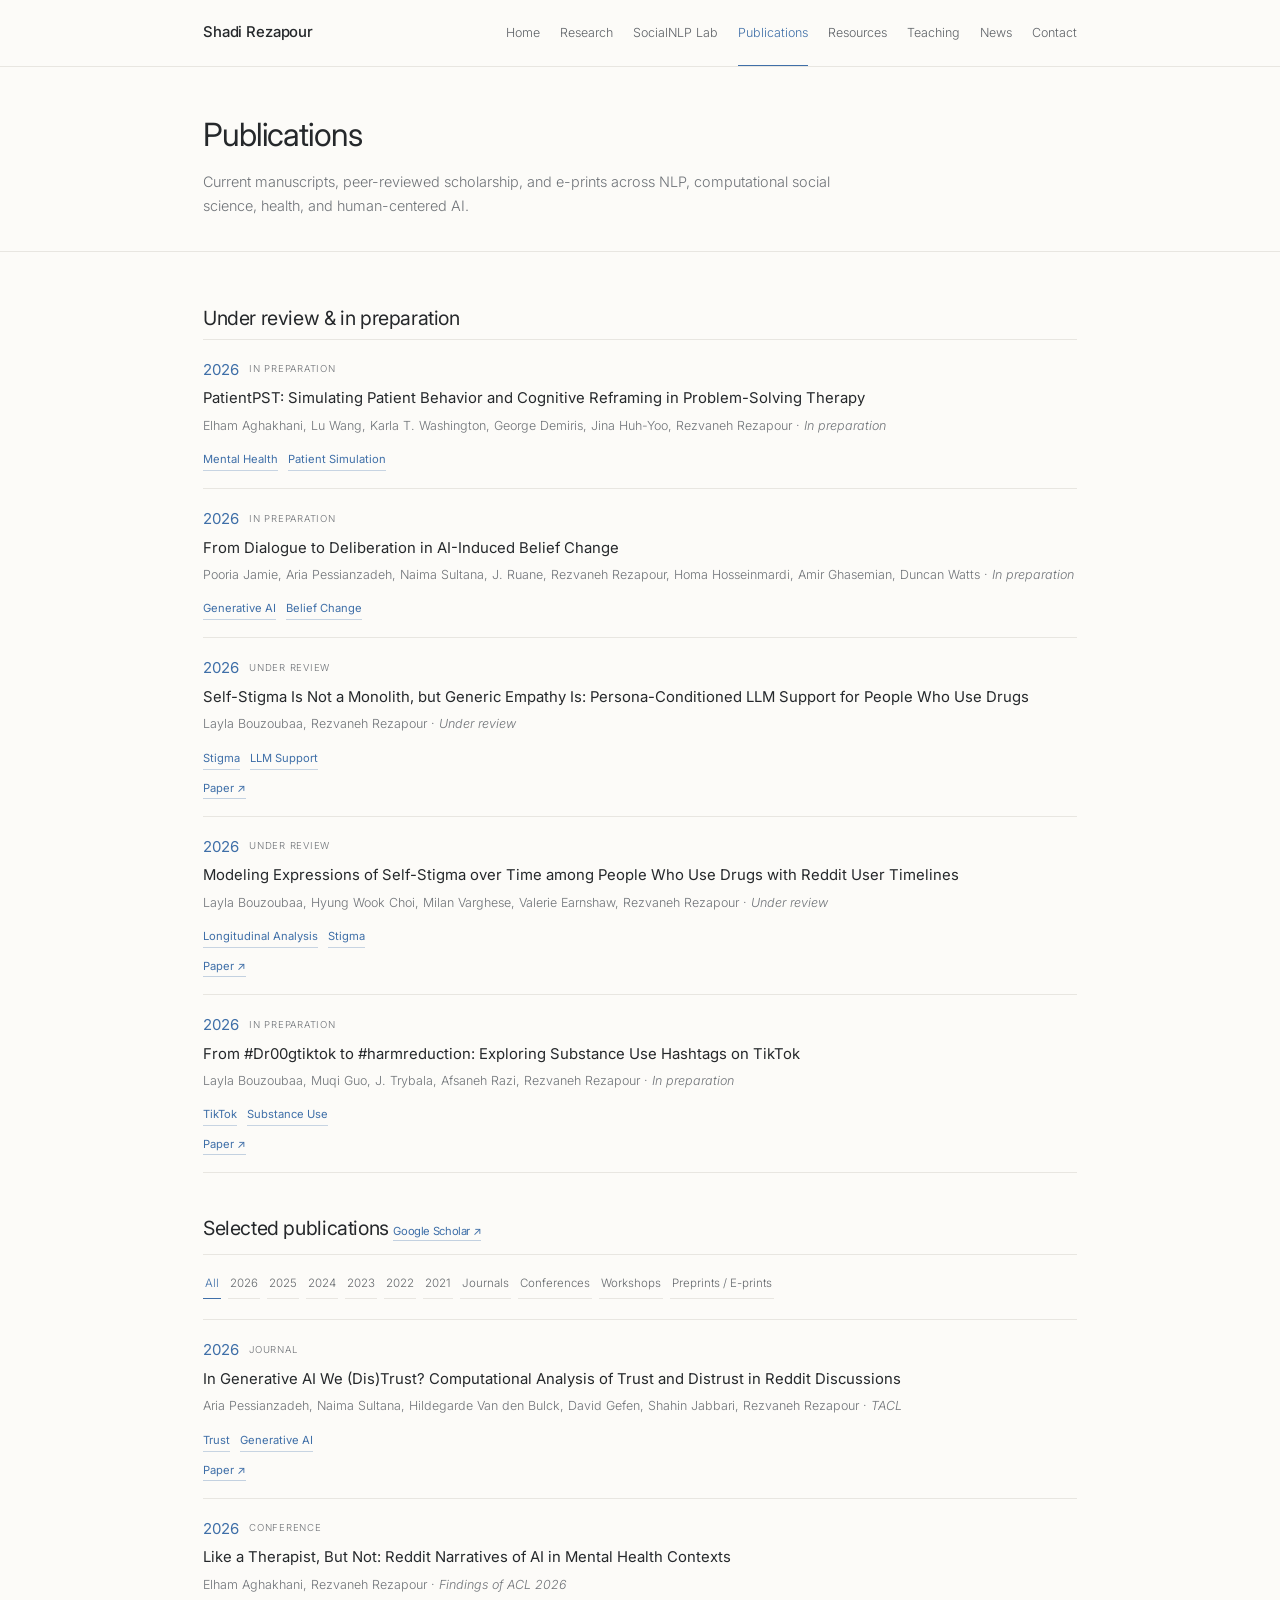
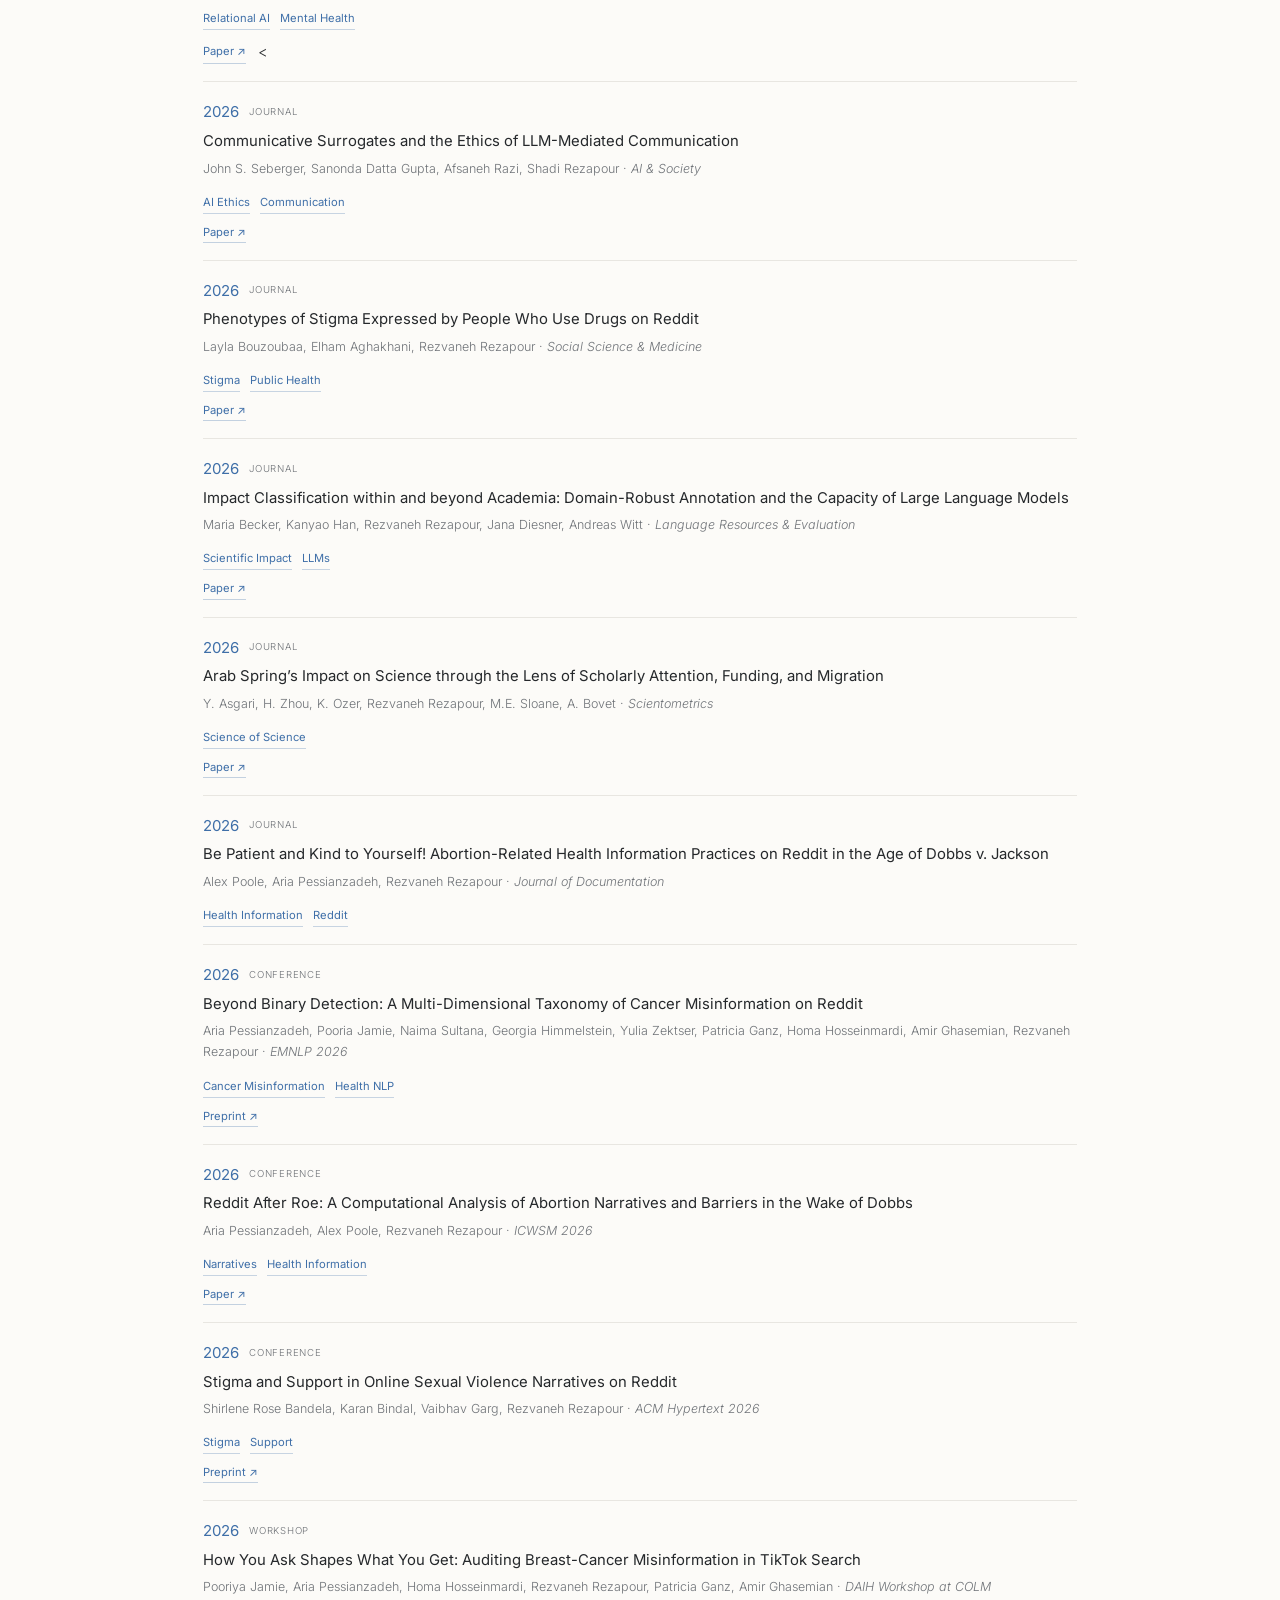
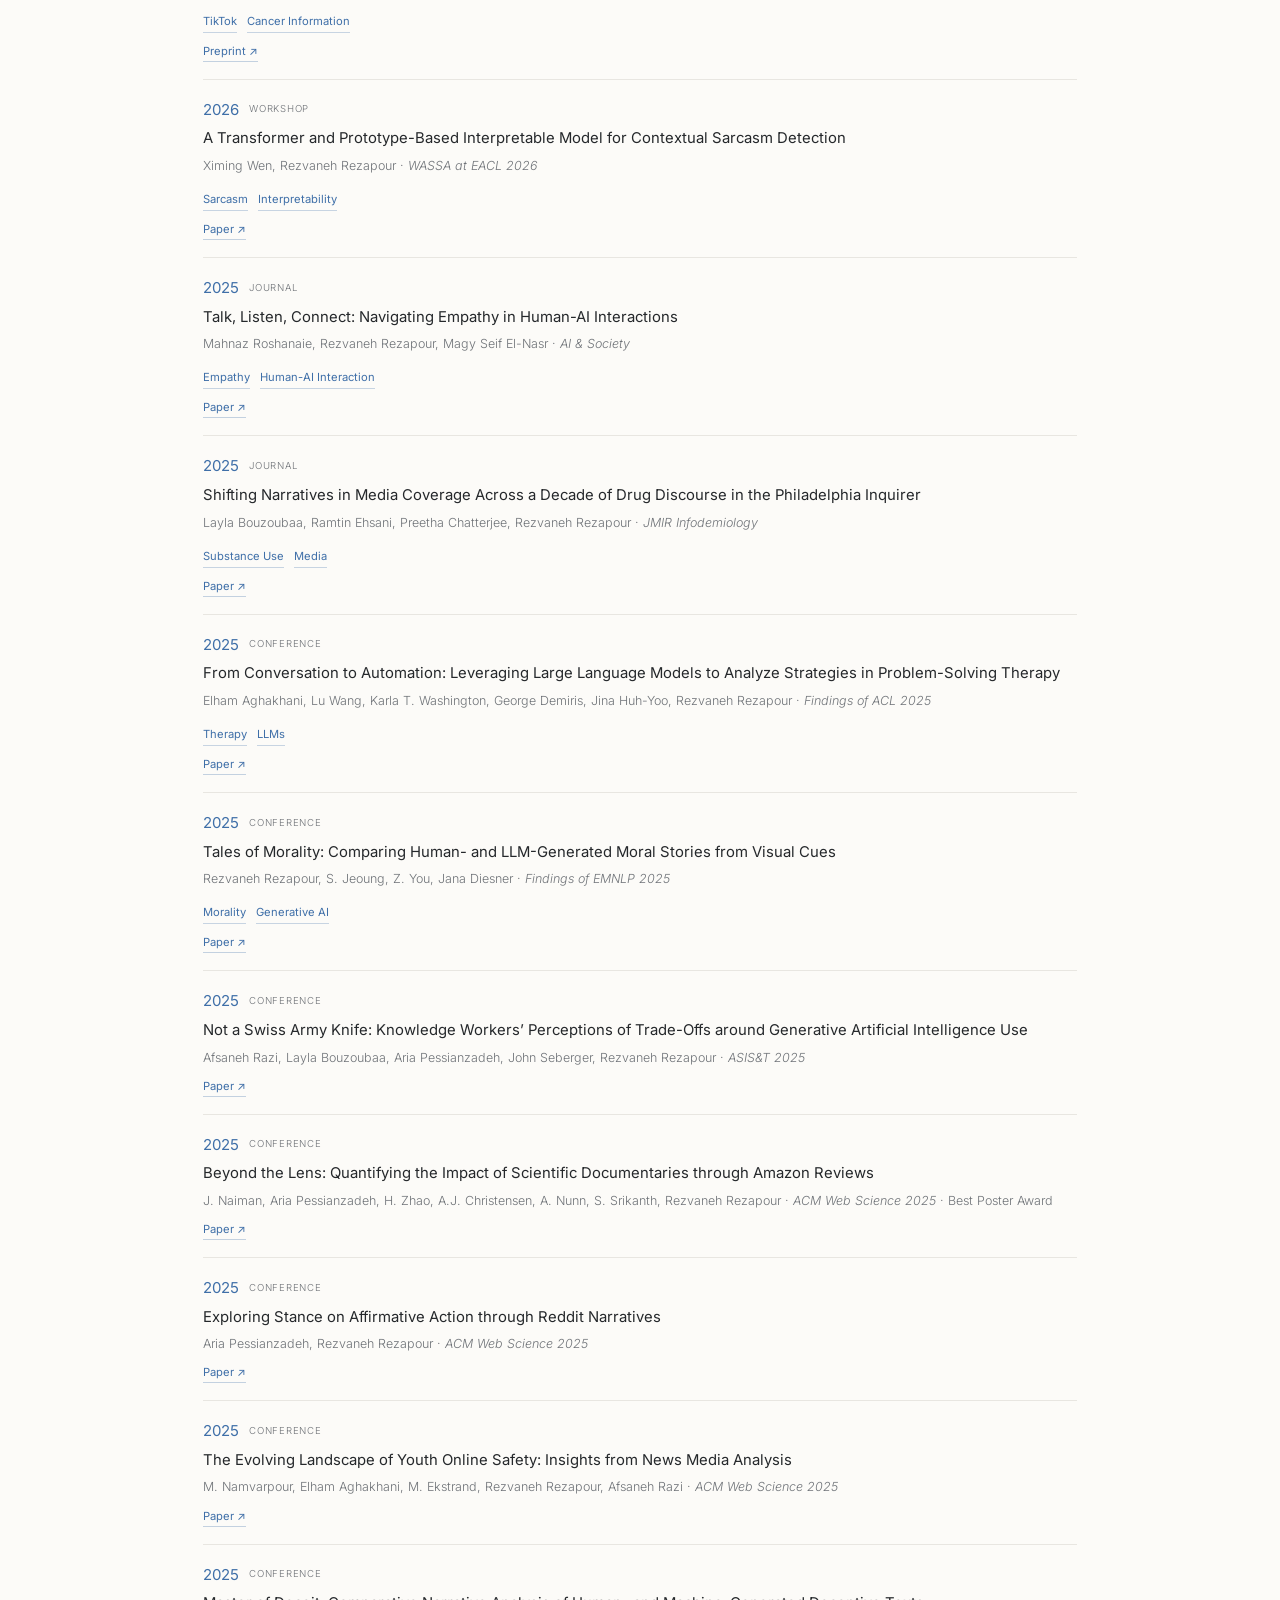
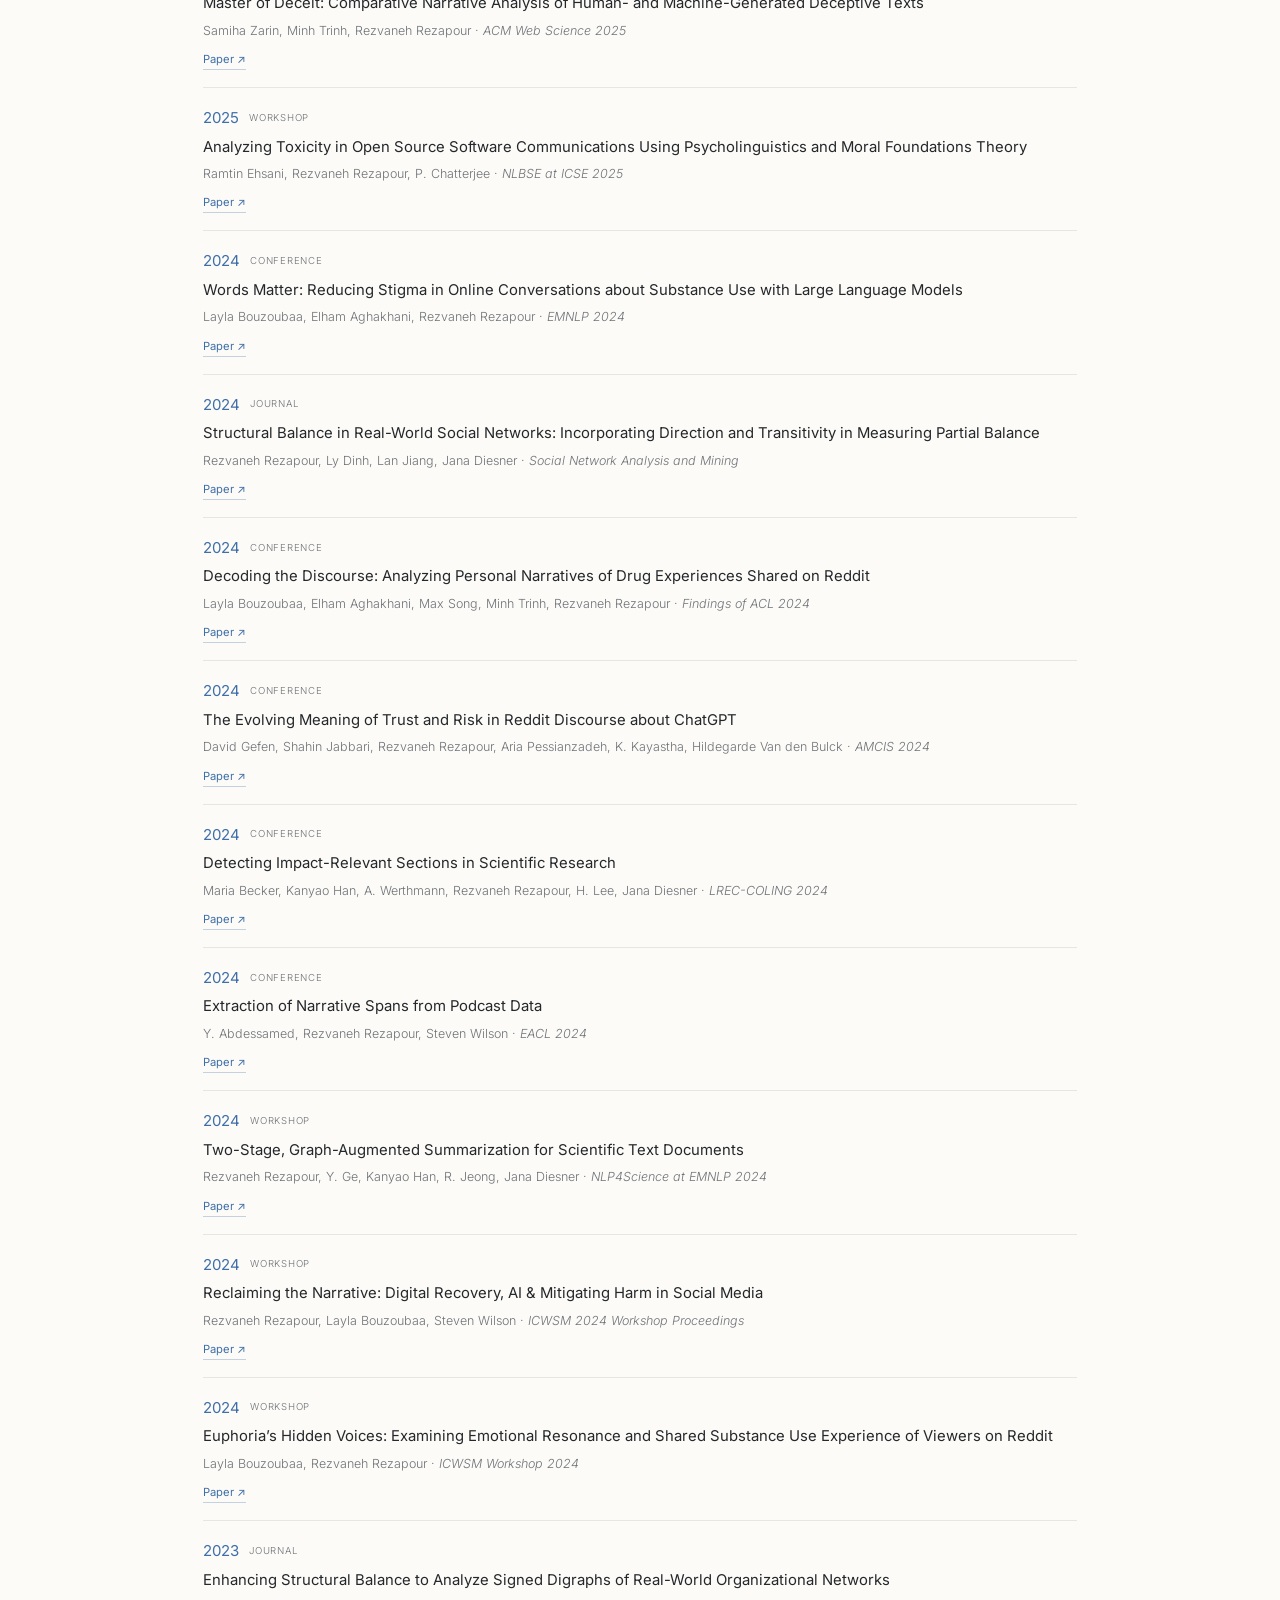
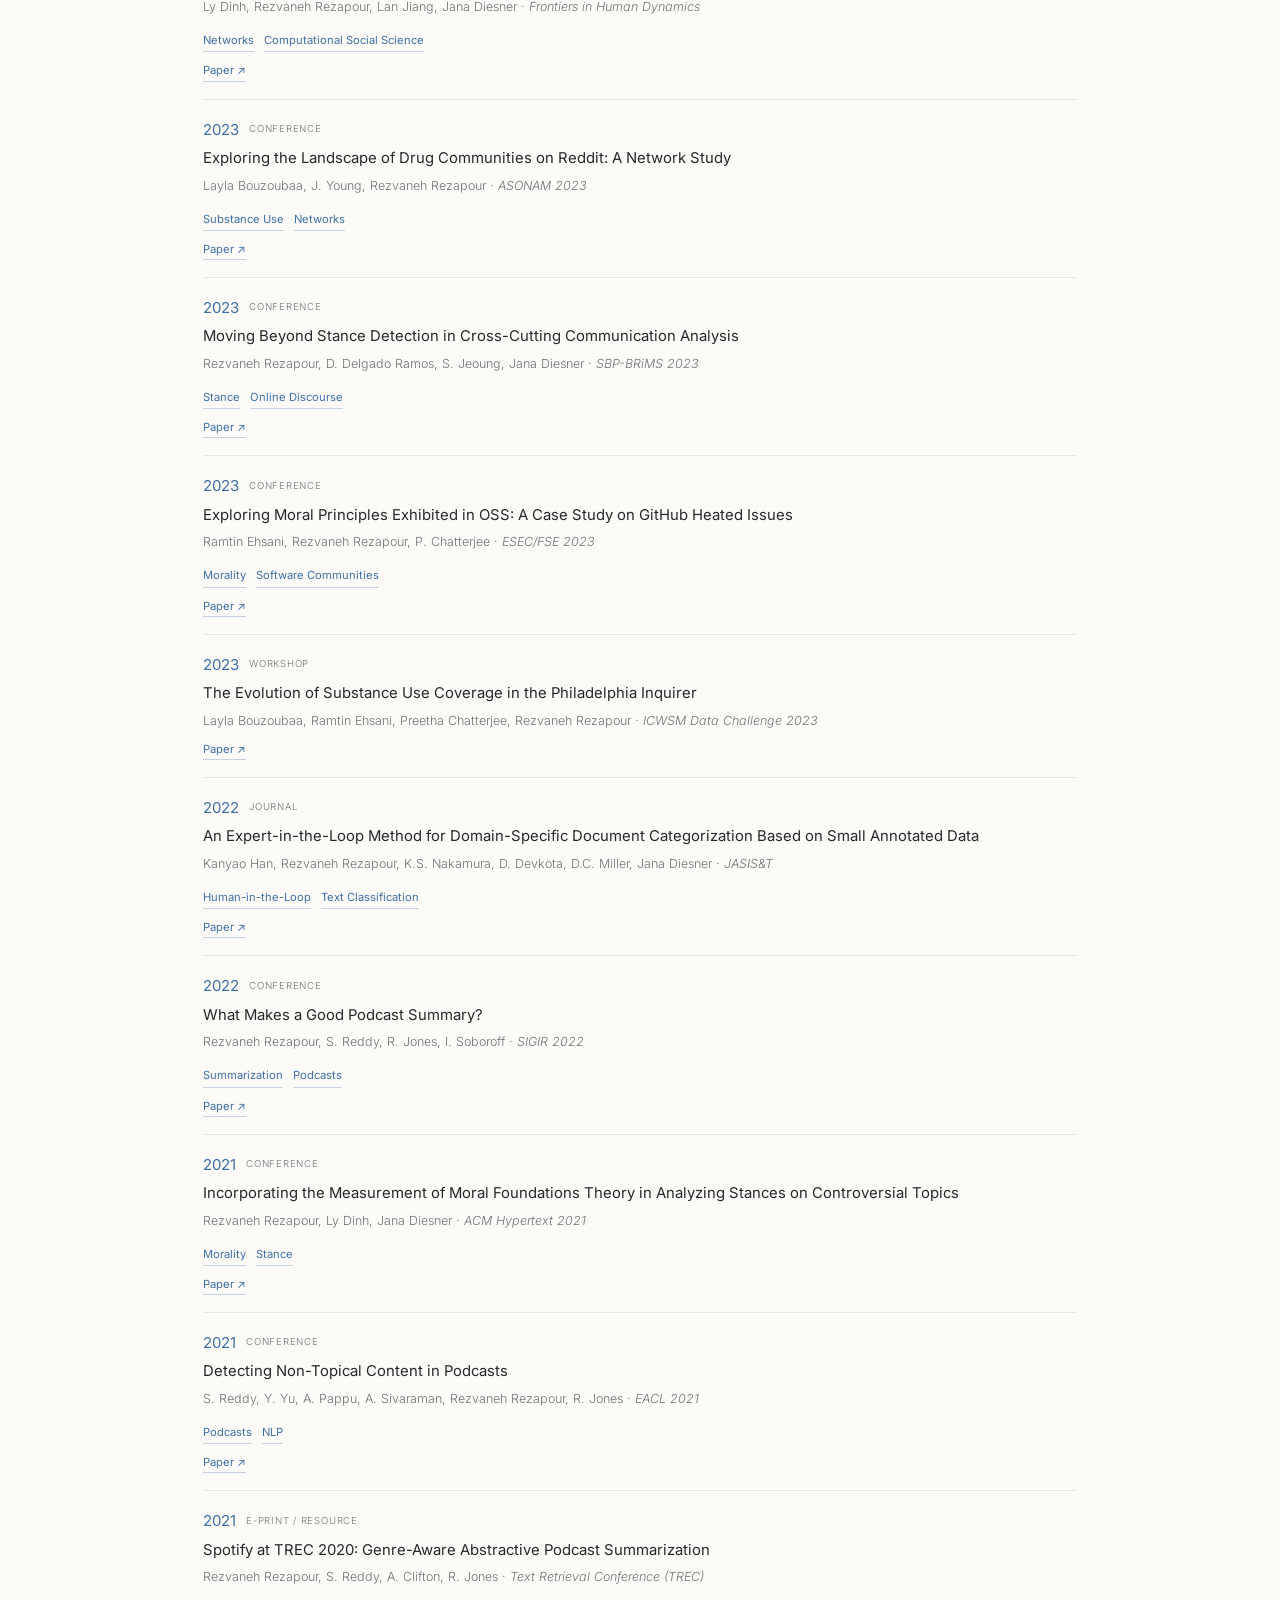
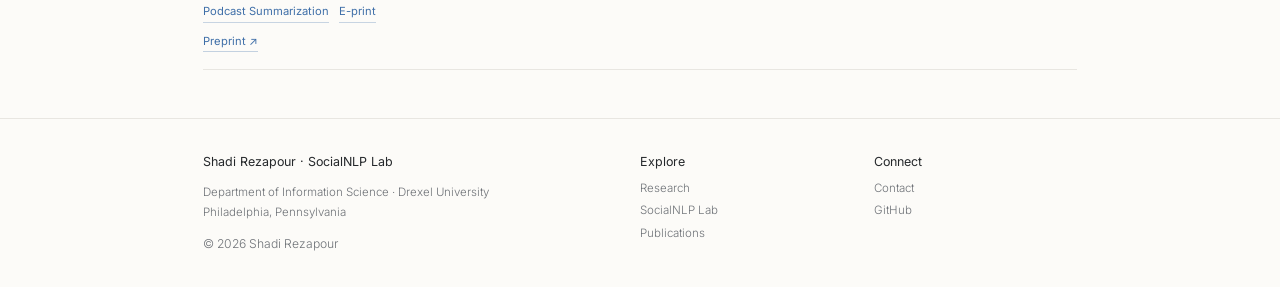
<file: pages/publications.html>
<!DOCTYPE html>

<html lang="en">
<head>
<meta charset="utf-8"/>
<meta content="width=device-width,initial-scale=1" name="viewport"/>
<title>Publications | SocialNLP Lab</title>
<link href="../assets/css/style.css" rel="stylesheet"/>
</head>
<body>
<nav class="nav"><div class="container nav-inner"><a class="brand" href="../index.html">Shadi Rezapour<span>SocialNLP Lab · Drexel University</span></a><button aria-label="Menu" class="menu-btn">☰</button><div class="nav-links"><a href="../index.html">Home</a><a href="research.html">Research</a><a href="lab.html">SocialNLP Lab</a><a class="active" href="publications.html">Publications</a><a href="resources.html">Resources</a><a href="teaching.html">Teaching</a><a href="news.html">News</a><a href="contact.html">Contact</a></div></div></nav>
<header class="page-hero"><div class="container"><h1>Publications</h1><p>Current manuscripts, peer-reviewed scholarship, and e-prints across NLP, computational social science, health, and human-centered AI.</p></div></header>
<main><section><div class="container">
<div class="pipeline-block">
<h2>Under review &amp; in preparation</h2>
<div class="list pipeline-list">
<article class="paper pub-card" data-type="pipeline" data-year="2026"><div class="pub-top"><span class="pub-year">2026</span><span class="pub-type">In preparation</span></div><h3>PatientPST: Simulating Patient Behavior and Cognitive Reframing in Problem-Solving Therapy</h3><div class="meta">Elham Aghakhani, Lu Wang, Karla T. Washington, George Demiris, Jina Huh-Yoo, Rezvaneh Rezapour · <em>In preparation</em></div><div class="pub-tags"><span class="pill">Mental Health</span><span class="pill">Patient Simulation</span></div></article>
<article class="paper pub-card" data-type="pipeline" data-year="2026"><div class="pub-top"><span class="pub-year">2026</span><span class="pub-type">In preparation</span></div><h3>From Dialogue to Deliberation in AI-Induced Belief Change</h3><div class="meta">Pooria Jamie, Aria Pessianzadeh, Naima Sultana, J. Ruane, Rezvaneh Rezapour, Homa Hosseinmardi, Amir Ghasemian, Duncan Watts · <em>In preparation</em></div><div class="pub-tags"><span class="pill">Generative AI</span><span class="pill">Belief Change</span></div></article>
<article class="paper pub-card" data-type="pipeline" data-year="2026"><div class="pub-top"><span class="pub-year">2026</span><span class="pub-type">Under review</span></div><h3>Self-Stigma Is Not a Monolith, but Generic Empathy Is: Persona-Conditioned LLM Support for People Who Use Drugs</h3><div class="meta">Layla Bouzoubaa, Rezvaneh Rezapour · <em>Under review</em></div><div class="pub-tags"><span class="pill">Stigma</span><span class="pill">LLM Support</span></div><div class="pub-actions"><a class="paper-link" href="https://arxiv.org/pdf/2606.23387" rel="noopener" target="_blank">Paper ↗</a></div></article>
<article class="paper pub-card" data-type="pipeline" data-year="2026"><div class="pub-top"><span class="pub-year">2026</span><span class="pub-type">Under review</span></div><h3>Modeling Expressions of Self-Stigma over Time among People Who Use Drugs with Reddit User Timelines</h3><div class="meta">Layla Bouzoubaa, Hyung Wook Choi, Milan Varghese, Valerie Earnshaw, Rezvaneh Rezapour · <em>Under review</em></div><div class="pub-tags"><span class="pill">Longitudinal Analysis</span><span class="pill">Stigma</span></div><div class="pub-actions"><a class="paper-link" href="https://arxiv.org/pdf/2606.25143" rel="noopener" target="_blank">Paper ↗</a></div></article>
<article class="paper pub-card" data-type="pipeline" data-year="2026"><div class="pub-top"><span class="pub-year">2026</span><span class="pub-type">In preparation</span></div><h3>From #Dr00gtiktok to #harmreduction: Exploring Substance Use Hashtags on TikTok</h3><div class="meta">Layla Bouzoubaa, Muqi Guo, J. Trybala, Afsaneh Razi, Rezvaneh Rezapour · <em>In preparation</em></div><div class="pub-tags"><span class="pill">TikTok</span><span class="pill">Substance Use</span></div><div class="pub-actions"><a class="paper-link" href="https://arxiv.org/pdf/2501.16123" rel="noopener" target="_blank">Paper ↗</a></div></article>
</div>
</div>
<div class="pub-section-title all-pubs-title">

<h2>Selected publications <a class="paper-link" href="https://scholar.google.com/citations?hl=en&amp;user=b6UNLaAAAAAJ&amp;view_op=list_works&amp;sortby=pubdate" rel="noopener" target="_blank">Google Scholar ↗</a></h2>
</div>
<div class="pub-controls">
<button class="filter active" data-filter="all">All</button>
<button class="filter" data-filter="2026">2026</button>
<button class="filter" data-filter="2025">2025</button>
<button class="filter" data-filter="2024">2024</button>
<button class="filter" data-filter="2023">2023</button>
<button class="filter" data-filter="2022">2022</button>
<button class="filter" data-filter="2021">2021</button>
<button class="filter" data-filter="journal">Journals</button>
<button class="filter" data-filter="conference">Conferences</button>
<button class="filter" data-filter="workshop">Workshops</button>
<button class="filter" data-filter="preprint">Preprints / E-prints</button>

</div>
<div class="list" id="pub-list">
<!-- WORK IN PROGRESS -->






<!-- 2026 -->
<article class="paper pub-card" data-type="journal" data-year="2026"><div class="pub-top"><span class="pub-year">2026</span><span class="pub-type">Journal</span></div><h3>In Generative AI We (Dis)Trust? Computational Analysis of Trust and Distrust in Reddit Discussions</h3><div class="meta">Aria Pessianzadeh, Naima Sultana, Hildegarde Van den Bulck, David Gefen, Shahin Jabbari, Rezvaneh Rezapour · <em>TACL</em></div><div class="pub-tags"><span class="pill">Trust</span><span class="pill">Generative AI</span></div><div class="pub-actions"><a class="paper-link" href="https://doi.org/10.1162/TACL.a.744" rel="noopener" target="_blank">Paper ↗</a></div></article>
<article class="paper pub-card" data-type="conference" data-year="2026"><div class="pub-top"><span class="pub-year">2026</span><span class="pub-type">Conference</span></div><h3>Like a Therapist, But Not: Reddit Narratives of AI in Mental Health Contexts</h3><div class="meta">Elham Aghakhani, Rezvaneh Rezapour · <em>Findings of ACL 2026</em></div><div class="pub-tags"><span class="pill">Relational AI</span><span class="pill">Mental Health</span></div><div class="pub-actions"><a class="paper-link" href="https://aclanthology.org/2026.findings-acl.569/" rel="noopener" target="_blank">Paper ↗</a><</div></article>
<article class="paper pub-card" data-type="journal" data-year="2026"><div class="pub-top"><span class="pub-year">2026</span><span class="pub-type">Journal</span></div><h3>Communicative Surrogates and the Ethics of LLM-Mediated Communication</h3><div class="meta">John S. Seberger, Sanonda Datta Gupta, Afsaneh Razi, Shadi Rezapour · <em>AI &amp; Society</em></div><div class="pub-tags"><span class="pill">AI Ethics</span><span class="pill">Communication</span></div><div class="pub-actions"><a class="paper-link" href="https://doi.org/10.1007/s00146-026-03096-5" rel="noopener" target="_blank">Paper ↗</a></div></article>
<article class="paper pub-card" data-type="journal" data-year="2026"><div class="pub-top"><span class="pub-year">2026</span><span class="pub-type">Journal</span></div><h3>Phenotypes of Stigma Expressed by People Who Use Drugs on Reddit</h3><div class="meta">Layla Bouzoubaa, Elham Aghakhani, Rezvaneh Rezapour · <em>Social Science &amp; Medicine</em></div><div class="pub-tags"><span class="pill">Stigma</span><span class="pill">Public Health</span></div><div class="pub-actions"><a class="paper-link" href="https://doi.org/10.1016/j.socscimed.2025.118889" rel="noopener" target="_blank">Paper ↗</a></div></article>
<article class="paper pub-card" data-type="journal" data-year="2026"><div class="pub-top"><span class="pub-year">2026</span><span class="pub-type">Journal</span></div><h3>Impact Classification within and beyond Academia: Domain-Robust Annotation and the Capacity of Large Language Models</h3><div class="meta">Maria Becker, Kanyao Han, Rezvaneh Rezapour, Jana Diesner, Andreas Witt · <em>Language Resources &amp; Evaluation</em></div><div class="pub-tags"><span class="pill">Scientific Impact</span><span class="pill">LLMs</span></div><div class="pub-actions"><a class="paper-link" href="https://doi.org/10.1007/s10579-026-09928-6" rel="noopener" target="_blank">Paper ↗</a></div></article>
<article class="paper pub-card" data-type="journal" data-year="2026"><div class="pub-top"><span class="pub-year">2026</span><span class="pub-type">Journal</span></div><h3>Arab Spring’s Impact on Science through the Lens of Scholarly Attention, Funding, and Migration</h3><div class="meta">Y. Asgari, H. Zhou, K. Ozer, Rezvaneh Rezapour, M.E. Sloane, A. Bovet · <em>Scientometrics</em></div><div class="pub-tags"><span class="pill">Science of Science</span></div><div class="pub-actions"><a class="paper-link" href="https://doi.org/10.1007/s11192-026-05615-z" rel="noopener" target="_blank">Paper ↗</a></div></article>
<article class="paper pub-card" data-type="journal" data-year="2026"><div class="pub-top"><span class="pub-year">2026</span><span class="pub-type">Journal</span></div><h3>Be Patient and Kind to Yourself! Abortion-Related Health Information Practices on Reddit in the Age of Dobbs v. Jackson</h3><div class="meta">Alex Poole, Aria Pessianzadeh, Rezvaneh Rezapour · <em>Journal of Documentation</em></div><div class="pub-tags"><span class="pill">Health Information</span><span class="pill">Reddit</span></div></article>
<article class="paper pub-card" data-type="conference" data-year="2026"><div class="pub-top"><span class="pub-year">2026</span><span class="pub-type">Conference</span></div><h3>Beyond Binary Detection: A Multi-Dimensional Taxonomy of Cancer Misinformation on Reddit</h3><div class="meta">Aria Pessianzadeh, Pooria Jamie, Naima Sultana, Georgia Himmelstein, Yulia Zektser, Patricia Ganz, Homa Hosseinmardi, Amir Ghasemian, Rezvaneh Rezapour · <em>EMNLP 2026</em></div><div class="pub-tags"><span class="pill">Cancer Misinformation</span><span class="pill">Health NLP</span></div><div class="pub-actions"><a class="paper-link" href="https://arxiv.org/abs/2607.12383" rel="noopener" target="_blank">Preprint ↗</a></div></article>
<article class="paper pub-card" data-type="conference" data-year="2026"><div class="pub-top"><span class="pub-year">2026</span><span class="pub-type">Conference</span></div><h3>Reddit After Roe: A Computational Analysis of Abortion Narratives and Barriers in the Wake of Dobbs</h3><div class="meta">Aria Pessianzadeh, Alex Poole, Rezvaneh Rezapour · <em>ICWSM 2026</em></div><div class="pub-tags"><span class="pill">Narratives</span><span class="pill">Health Information</span></div><div class="pub-actions"><a class="paper-link" href="https://ojs.aaai.org/index.php/ICWSM/article/view/42725" rel="noopener" target="_blank">Paper ↗</a></div></article>
<article class="paper pub-card" data-type="conference" data-year="2026"><div class="pub-top"><span class="pub-year">2026</span><span class="pub-type">Conference</span></div><h3>Stigma and Support in Online Sexual Violence Narratives on Reddit</h3><div class="meta">Shirlene Rose Bandela, Karan Bindal, Vaibhav Garg, Rezvaneh Rezapour · <em>ACM Hypertext 2026</em></div><div class="pub-tags"><span class="pill">Stigma</span><span class="pill">Support</span></div><div class="pub-actions"><a class="paper-link" href="https://arxiv.org/abs/2608.11433" rel="noopener" target="_blank">Preprint ↗</a></div></article>
<article class="paper pub-card" data-type="workshop" data-year="2026"><div class="pub-top"><span class="pub-year">2026</span><span class="pub-type">Workshop</span></div><h3>How You Ask Shapes What You Get: Auditing Breast-Cancer Misinformation in TikTok Search</h3><div class="meta">Pooriya Jamie, Aria Pessianzadeh, Homa Hosseinmardi, Rezvaneh Rezapour, Patricia Ganz, Amir Ghasemian · <em>DAIH Workshop at COLM</em></div><div class="pub-tags"><span class="pill">TikTok</span><span class="pill">Cancer Information</span></div><div class="pub-actions"><a class="paper-link" href="https://arxiv.org/abs/2607.13147" rel="noopener" target="_blank">Preprint ↗</a></div></article>
<article class="paper pub-card" data-type="workshop" data-year="2026"><div class="pub-top"><span class="pub-year">2026</span><span class="pub-type">Workshop</span></div><h3>A Transformer and Prototype-Based Interpretable Model for Contextual Sarcasm Detection</h3><div class="meta">Ximing Wen, Rezvaneh Rezapour · <em>WASSA at EACL 2026</em></div><div class="pub-tags"><span class="pill">Sarcasm</span><span class="pill">Interpretability</span></div><div class="pub-actions"><a class="paper-link" href="https://aclanthology.org/2026.wassa-1.21/" rel="noopener" target="_blank">Paper ↗</a></div></article>
<!-- 2025 -->
<article class="paper pub-card" data-type="journal" data-year="2025"><div class="pub-top"><span class="pub-year">2025</span><span class="pub-type">Journal</span></div><h3>Talk, Listen, Connect: Navigating Empathy in Human-AI Interactions</h3><div class="meta">Mahnaz Roshanaie, Rezvaneh Rezapour, Magy Seif El-Nasr · <em>AI &amp; Society</em></div><div class="pub-tags"><span class="pill">Empathy</span><span class="pill">Human-AI Interaction</span></div><div class="pub-actions"><a class="paper-link" href="https://link.springer.com/article/10.1007/s00146-025-02715-x" rel="noopener" target="_blank">Paper ↗</a></div></article>
<article class="paper pub-card" data-type="journal" data-year="2025"><div class="pub-top"><span class="pub-year">2025</span><span class="pub-type">Journal</span></div><h3>Shifting Narratives in Media Coverage Across a Decade of Drug Discourse in the Philadelphia Inquirer</h3><div class="meta">Layla Bouzoubaa, Ramtin Ehsani, Preetha Chatterjee, Rezvaneh Rezapour · <em>JMIR Infodemiology</em></div><div class="pub-tags"><span class="pill">Substance Use</span><span class="pill">Media</span></div><div class="pub-actions"><a class="paper-link" href="https://doi.org/10.2196/56004" rel="noopener" target="_blank">Paper ↗</a></div></article>
<article class="paper pub-card" data-type="conference" data-year="2025"><div class="pub-top"><span class="pub-year">2025</span><span class="pub-type">Conference</span></div><h3>From Conversation to Automation: Leveraging Large Language Models to Analyze Strategies in Problem-Solving Therapy</h3><div class="meta">Elham Aghakhani, Lu Wang, Karla T. Washington, George Demiris, Jina Huh-Yoo, Rezvaneh Rezapour · <em>Findings of ACL 2025</em></div><div class="pub-tags"><span class="pill">Therapy</span><span class="pill">LLMs</span></div><div class="pub-actions"><a class="paper-link" href="https://aclanthology.org/2025.findings-acl.1292/" rel="noopener" target="_blank">Paper ↗</a></div></article>
<article class="paper pub-card" data-type="conference" data-year="2025"><div class="pub-top"><span class="pub-year">2025</span><span class="pub-type">Conference</span></div><h3>Tales of Morality: Comparing Human- and LLM-Generated Moral Stories from Visual Cues</h3><div class="meta">Rezvaneh Rezapour, S. Jeoung, Z. You, Jana Diesner · <em>Findings of EMNLP 2025</em></div><div class="pub-tags"><span class="pill">Morality</span><span class="pill">Generative AI</span></div><div class="pub-actions"><a class="paper-link" href="https://aclanthology.org/2025.findings-emnlp.1029/" rel="noopener" target="_blank">Paper ↗</a></div></article>
<article class="paper pub-card" data-type="conference" data-year="2025"><div class="pub-top"><span class="pub-year">2025</span><span class="pub-type">Conference</span></div><h3>Not a Swiss Army Knife: Knowledge Workers’ Perceptions of Trade-Offs around Generative Artificial Intelligence Use</h3><div class="meta">Afsaneh Razi, Layla Bouzoubaa, Aria Pessianzadeh, John Seberger, Rezvaneh Rezapour · <em>ASIS&amp;T 2025</em></div><div class="pub-actions"><a class="paper-link" href="https://doi.org/10.1002/pra2.1277" rel="noopener" target="_blank">Paper ↗</a></div></article>
<article class="paper pub-card" data-type="conference" data-year="2025"><div class="pub-top"><span class="pub-year">2025</span><span class="pub-type">Conference</span></div><h3>Beyond the Lens: Quantifying the Impact of Scientific Documentaries through Amazon Reviews</h3><div class="meta">J. Naiman, Aria Pessianzadeh, H. Zhao, A.J. Christensen, A. Nunn, S. Srikanth, Rezvaneh Rezapour · <em>ACM Web Science 2025</em> · Best Poster Award</div><div class="pub-actions"><a class="paper-link" href="https://doi.org/10.1145/3717867.3717908" rel="noopener" target="_blank">Paper ↗</a></div></article>
<article class="paper pub-card" data-type="conference" data-year="2025"><div class="pub-top"><span class="pub-year">2025</span><span class="pub-type">Conference</span></div><h3>Exploring Stance on Affirmative Action through Reddit Narratives</h3><div class="meta">Aria Pessianzadeh, Rezvaneh Rezapour · <em>ACM Web Science 2025</em></div><div class="pub-actions"><a class="paper-link" href="https://doi.org/10.1145/3717867.3717891" rel="noopener" target="_blank">Paper ↗</a></div></article>
<article class="paper pub-card" data-type="conference" data-year="2025"><div class="pub-top"><span class="pub-year">2025</span><span class="pub-type">Conference</span></div><h3>The Evolving Landscape of Youth Online Safety: Insights from News Media Analysis</h3><div class="meta">M. Namvarpour, Elham Aghakhani, M. Ekstrand, Rezvaneh Rezapour, Afsaneh Razi · <em>ACM Web Science 2025</em></div><div class="pub-actions"><a class="paper-link" href="https://doi.org/10.1145/3717867.3717874" rel="noopener" target="_blank">Paper ↗</a></div></article>
<article class="paper pub-card" data-type="conference" data-year="2025"><div class="pub-top"><span class="pub-year">2025</span><span class="pub-type">Conference</span></div><h3>Master of Deceit: Comparative Narrative Analysis of Human- and Machine-Generated Deceptive Texts</h3><div class="meta">Samiha Zarin, Minh Trinh, Rezvaneh Rezapour · <em>ACM Web Science 2025</em></div><div class="pub-actions"><a class="paper-link" href="https://doi.org/10.1145/3717867.3717914" rel="noopener" target="_blank">Paper ↗</a></div></article>
<article class="paper pub-card" data-type="workshop" data-year="2025"><div class="pub-top"><span class="pub-year">2025</span><span class="pub-type">Workshop</span></div><h3>Analyzing Toxicity in Open Source Software Communications Using Psycholinguistics and Moral Foundations Theory</h3><div class="meta">Ramtin Ehsani, Rezvaneh Rezapour, P. Chatterjee · <em>NLBSE at ICSE 2025</em></div><div class="pub-actions"><a class="paper-link" href="https://ieeexplore.ieee.org/abstract/document/11029382?casa_token=QzNC7tyX0K0AAAAA:QLMGdr5aV0qAKCu1rzCo4Fil4b-Ztxs0uegnKsn6yLNKuFiVTdwyts-IbauRTVs7VhkVHVY7zmI" rel="noopener" target="_blank">Paper ↗</a></div></article>
<!-- 2024 -->
<article class="paper pub-card" data-type="conference" data-year="2024"><div class="pub-top"><span class="pub-year">2024</span><span class="pub-type">Conference</span></div><h3>Words Matter: Reducing Stigma in Online Conversations about Substance Use with Large Language Models</h3><div class="meta">Layla Bouzoubaa, Elham Aghakhani, Rezvaneh Rezapour · <em>EMNLP 2024</em></div><div class="pub-actions"><a class="paper-link" href="https://aclanthology.org/2024.emnlp-main.516/" rel="noopener" target="_blank">Paper ↗</a></div></article>
<article class="paper pub-card" data-type="journal" data-year="2024"><div class="pub-top"><span class="pub-year">2024</span><span class="pub-type">Journal</span></div><h3>Structural Balance in Real-World Social Networks: Incorporating Direction and Transitivity in Measuring Partial Balance</h3><div class="meta">Rezvaneh Rezapour, Ly Dinh, Lan Jiang, Jana Diesner · <em>Social Network Analysis and Mining</em></div><div class="pub-actions"><a class="paper-link" href="https://doi.org/10.1007/s13278-024-01339-1" rel="noopener" target="_blank">Paper ↗</a></div></article>
<article class="paper pub-card" data-type="conference" data-year="2024"><div class="pub-top"><span class="pub-year">2024</span><span class="pub-type">Conference</span></div><h3>Decoding the Discourse: Analyzing Personal Narratives of Drug Experiences Shared on Reddit</h3><div class="meta">Layla Bouzoubaa, Elham Aghakhani, Max Song, Minh Trinh, Rezvaneh Rezapour · <em>Findings of ACL 2024</em></div><div class="pub-actions"><a class="paper-link" href="https://aclanthology.org/2024.findings-acl.367/" rel="noopener" target="_blank">Paper ↗</a></div></article>
<article class="paper pub-card" data-type="conference" data-year="2024"><div class="pub-top"><span class="pub-year">2024</span><span class="pub-type">Conference</span></div><h3>The Evolving Meaning of Trust and Risk in Reddit Discourse about ChatGPT</h3><div class="meta">David Gefen, Shahin Jabbari, Rezvaneh Rezapour, Aria Pessianzadeh, K. Kayastha, Hildegarde Van den Bulck · <em>AMCIS 2024</em></div><div class="pub-actions"><a class="paper-link" href="https://aisel.aisnet.org/amcis2024/sig_hci/sig_hci/4/" rel="noopener" target="_blank">Paper ↗</a></div></article>
<article class="paper pub-card" data-type="conference" data-year="2024"><div class="pub-top"><span class="pub-year">2024</span><span class="pub-type">Conference</span></div><h3>Detecting Impact-Relevant Sections in Scientific Research</h3><div class="meta">Maria Becker, Kanyao Han, A. Werthmann, Rezvaneh Rezapour, H. Lee, Jana Diesner · <em>LREC-COLING 2024</em></div><div class="pub-actions"><a class="paper-link" href="https://aclanthology.org/2024.lrec-main.424/" rel="noopener" target="_blank">Paper ↗</a></div></article>
<article class="paper pub-card" data-type="conference" data-year="2024"><div class="pub-top"><span class="pub-year">2024</span><span class="pub-type">Conference</span></div><h3>Extraction of Narrative Spans from Podcast Data</h3><div class="meta">Y. Abdessamed, Rezvaneh Rezapour, Steven Wilson · <em>EACL 2024</em></div><div class="pub-actions"><a class="paper-link" href="https://aclanthology.org/2024.eacl-long.161/" rel="noopener" target="_blank">Paper ↗</a></div></article>
<article class="paper pub-card" data-type="workshop" data-year="2024"><div class="pub-top"><span class="pub-year">2024</span><span class="pub-type">Workshop</span></div><h3>Two-Stage, Graph-Augmented Summarization for Scientific Text Documents</h3><div class="meta">Rezvaneh Rezapour, Y. Ge, Kanyao Han, R. Jeong, Jana Diesner · <em>NLP4Science at EMNLP 2024</em></div><div class="pub-actions"><a class="paper-link" href="https://aclanthology.org/2024.nlp4science-1.5/" rel="noopener" target="_blank">Paper ↗</a></div></article>
<article class="paper pub-card" data-type="workshop" data-year="2024"><div class="pub-top"><span class="pub-year">2024</span><span class="pub-type">Workshop</span></div><h3>Reclaiming the Narrative: Digital Recovery, AI &amp; Mitigating Harm in Social Media</h3><div class="meta">Rezvaneh Rezapour, Layla Bouzoubaa, Steven Wilson · <em>ICWSM 2024 Workshop Proceedings</em></div><div class="pub-actions"><a class="paper-link" href="https://workshop-proceedings.icwsm.org/abstract.php?id=2024_80" rel="noopener" target="_blank">Paper ↗</a></div></article>
<article class="paper pub-card" data-type="workshop" data-year="2024"><div class="pub-top"><span class="pub-year">2024</span><span class="pub-type">Workshop</span></div><h3>Euphoria’s Hidden Voices: Examining Emotional Resonance and Shared Substance Use Experience of Viewers on Reddit</h3><div class="meta">Layla Bouzoubaa, Rezvaneh Rezapour · <em>ICWSM Workshop 2024</em></div><div class="pub-actions"><a class="paper-link" href="https://workshop-proceedings.icwsm.org/pdf/2024_22.pdf" rel="noopener" target="_blank">Paper ↗</a></div></article>
<!-- 2023 -->
<article class="paper pub-card" data-type="journal" data-year="2023"><div class="pub-top"><span class="pub-year">2023</span><span class="pub-type">Journal</span></div><h3>Enhancing Structural Balance to Analyze Signed Digraphs of Real-World Organizational Networks</h3><div class="meta">Ly Dinh, Rezvaneh Rezapour, Lan Jiang, Jana Diesner · <em>Frontiers in Human Dynamics</em></div><div class="pub-tags"><span class="pill">Networks</span><span class="pill">Computational Social Science</span></div><div class="pub-actions"><a class="paper-link" href="https://doi.org/10.3389/fhumd.2022.1028393" rel="noopener" target="_blank">Paper ↗</a></div></article>
<article class="paper pub-card" data-type="conference" data-year="2023"><div class="pub-top"><span class="pub-year">2023</span><span class="pub-type">Conference</span></div><h3>Exploring the Landscape of Drug Communities on Reddit: A Network Study</h3><div class="meta">Layla Bouzoubaa, J. Young, Rezvaneh Rezapour · <em>ASONAM 2023</em></div><div class="pub-tags"><span class="pill">Substance Use</span><span class="pill">Networks</span></div><div class="pub-actions"><a class="paper-link" href="https://doi.org/10.1145/3625007.3629125" rel="noopener" target="_blank">Paper ↗</a></div></article>
<article class="paper pub-card" data-type="conference" data-year="2023"><div class="pub-top"><span class="pub-year">2023</span><span class="pub-type">Conference</span></div><h3>Moving Beyond Stance Detection in Cross-Cutting Communication Analysis</h3><div class="meta">Rezvaneh Rezapour, D. Delgado Ramos, S. Jeoung, Jana Diesner · <em>SBP-BRiMS 2023</em></div><div class="pub-tags"><span class="pill">Stance</span><span class="pill">Online Discourse</span></div><div class="pub-actions"><a class="paper-link" href="https://doi.org/10.1007/978-3-031-43129-6_30" rel="noopener" target="_blank">Paper ↗</a></div></article>
<article class="paper pub-card" data-type="conference" data-year="2023"><div class="pub-top"><span class="pub-year">2023</span><span class="pub-type">Conference</span></div><h3>Exploring Moral Principles Exhibited in OSS: A Case Study on GitHub Heated Issues</h3><div class="meta">Ramtin Ehsani, Rezvaneh Rezapour, P. Chatterjee · <em>ESEC/FSE 2023</em></div><div class="pub-tags"><span class="pill">Morality</span><span class="pill">Software Communities</span></div><div class="pub-actions"><a class="paper-link" href="https://dl.acm.org/doi/abs/10.1145/3611643.3613077" rel="noopener" target="_blank">Paper ↗</a></div></article>
<article class="paper pub-card" data-type="workshop" data-year="2023"><div class="pub-top"><span class="pub-year">2023</span><span class="pub-type">Workshop</span></div><h3>The Evolution of Substance Use Coverage in the Philadelphia Inquirer</h3><div class="meta">Layla Bouzoubaa, Ramtin Ehsani, Preetha Chatterjee, Rezvaneh Rezapour · <em>ICWSM Data Challenge 2023</em></div><div class="pub-actions"><a class="paper-link" href="https://arxiv.org/pdf/2307.01299" rel="noopener" target="_blank">Paper ↗</a></div></article>
<!-- 2022 -->
<article class="paper pub-card" data-type="journal" data-year="2022"><div class="pub-top"><span class="pub-year">2022</span><span class="pub-type">Journal</span></div><h3>An Expert-in-the-Loop Method for Domain-Specific Document Categorization Based on Small Annotated Data</h3><div class="meta">Kanyao Han, Rezvaneh Rezapour, K.S. Nakamura, D. Devkota, D.C. Miller, Jana Diesner · <em>JASIS&amp;T</em></div><div class="pub-tags"><span class="pill">Human-in-the-Loop</span><span class="pill">Text Classification</span></div><div class="pub-actions"><a class="paper-link" href="https://doi.org/10.1002/asi.24714" rel="noopener" target="_blank">Paper ↗</a></div></article>
<article class="paper pub-card" data-type="conference" data-year="2022"><div class="pub-top"><span class="pub-year">2022</span><span class="pub-type">Conference</span></div><h3>What Makes a Good Podcast Summary?</h3><div class="meta">Rezvaneh Rezapour, S. Reddy, R. Jones, I. Soboroff · <em>SIGIR 2022</em></div><div class="pub-tags"><span class="pill">Summarization</span><span class="pill">Podcasts</span></div><div class="pub-actions"><a class="paper-link" href="https://doi.org/10.1145/3477495.3531802" rel="noopener" target="_blank">Paper ↗</a></div></article>
<!-- 2021 -->
<article class="paper pub-card" data-type="conference" data-year="2021"><div class="pub-top"><span class="pub-year">2021</span><span class="pub-type">Conference</span></div><h3>Incorporating the Measurement of Moral Foundations Theory in Analyzing Stances on Controversial Topics</h3><div class="meta">Rezvaneh Rezapour, Ly Dinh, Jana Diesner · <em>ACM Hypertext 2021</em></div><div class="pub-tags"><span class="pill">Morality</span><span class="pill">Stance</span></div><div class="pub-actions"><a class="paper-link" href="https://doi.org/10.1145/3465336.3475112" rel="noopener" target="_blank">Paper ↗</a></div></article>
<article class="paper pub-card" data-type="conference" data-year="2021"><div class="pub-top"><span class="pub-year">2021</span><span class="pub-type">Conference</span></div><h3>Detecting Non-Topical Content in Podcasts</h3><div class="meta">S. Reddy, Y. Yu, A. Pappu, A. Sivaraman, Rezvaneh Rezapour, R. Jones · <em>EACL 2021</em></div><div class="pub-tags"><span class="pill">Podcasts</span><span class="pill">NLP</span></div><div class="pub-actions"><a class="paper-link" href="https://aclanthology.org/2021.eacl-main.99/" rel="noopener" target="_blank">Paper ↗</a></div></article>
<article class="paper pub-card" data-type="preprint" data-year="2021"><div class="pub-top"><span class="pub-year">2021</span><span class="pub-type">E-print / Resource</span></div><h3>Spotify at TREC 2020: Genre-Aware Abstractive Podcast Summarization</h3><div class="meta">Rezvaneh Rezapour, S. Reddy, A. Clifton, R. Jones · <em>Text Retrieval Conference (TREC)</em></div><div class="pub-tags"><span class="pill">Podcast Summarization</span><span class="pill">E-print</span></div><div class="pub-actions"><a class="paper-link" href="https://arxiv.org/abs/2104.03343" rel="noopener" target="_blank">Preprint ↗</a></div></article>
</div>

</div></section></main>
<footer class="footer"><div class="container footer-grid"><div><h3>Shadi Rezapour · SocialNLP Lab</h3><p>Department of Information Science · Drexel University<br/>Philadelphia, Pennsylvania</p><div class="small">© 2026 Shadi Rezapour</div></div><div><h3>Explore</h3><a href="research.html">Research</a><a href="lab.html">SocialNLP Lab</a><a href="publications.html">Publications</a></div><div><h3>Connect</h3><a href="contact.html">Contact</a><a href="https://github.com/social-nlp-lab" rel="noopener" target="_blank">GitHub</a></div></div></footer>
<script src="../assets/js/site.js"></script>
<script>document.querySelectorAll('.filter').forEach(b=>b.addEventListener('click',()=>{document.querySelectorAll('.filter').forEach(x=>x.classList.remove('active'));b.classList.add('active');const f=b.dataset.filter;document.querySelectorAll('#pub-list .pub-card').forEach(c=>{c.style.display=(f==='all'||c.dataset.year===f||c.dataset.type===f)?'block':'none'});}));</script>
</body></html>
</file>
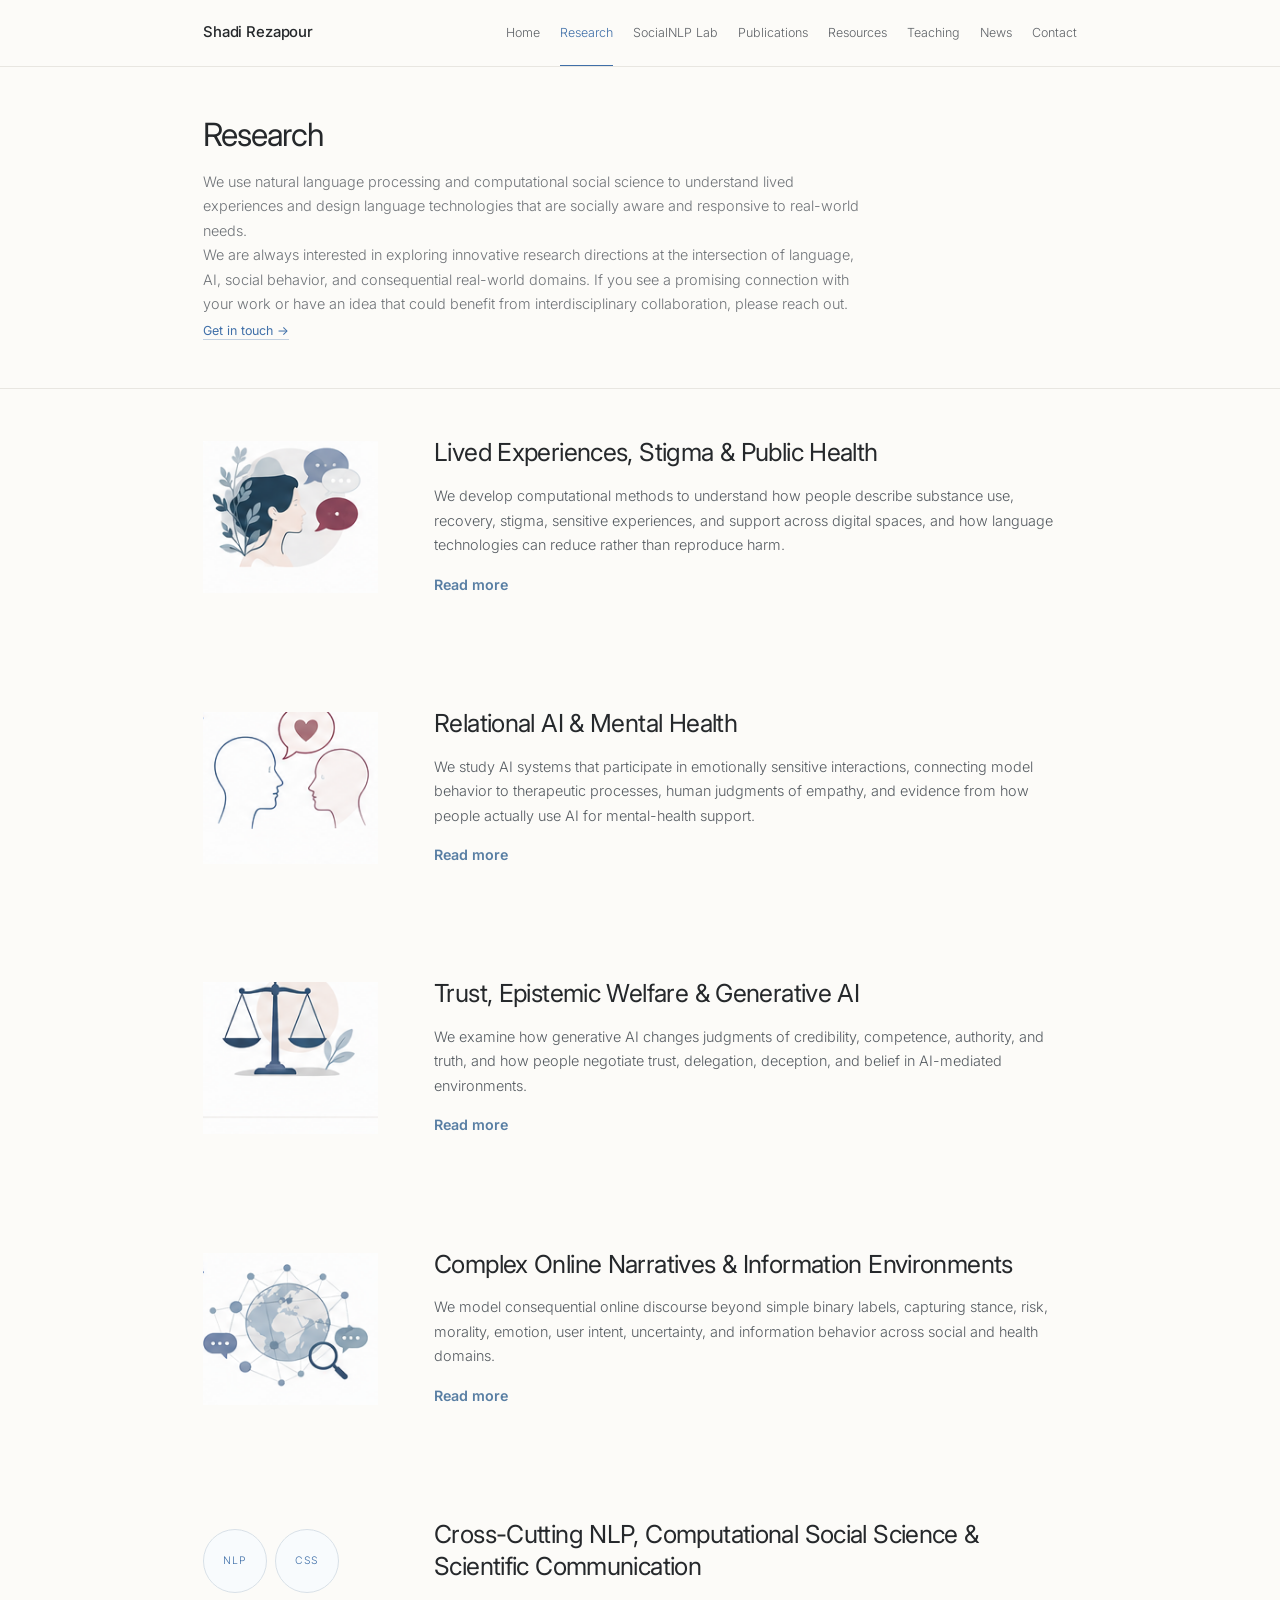
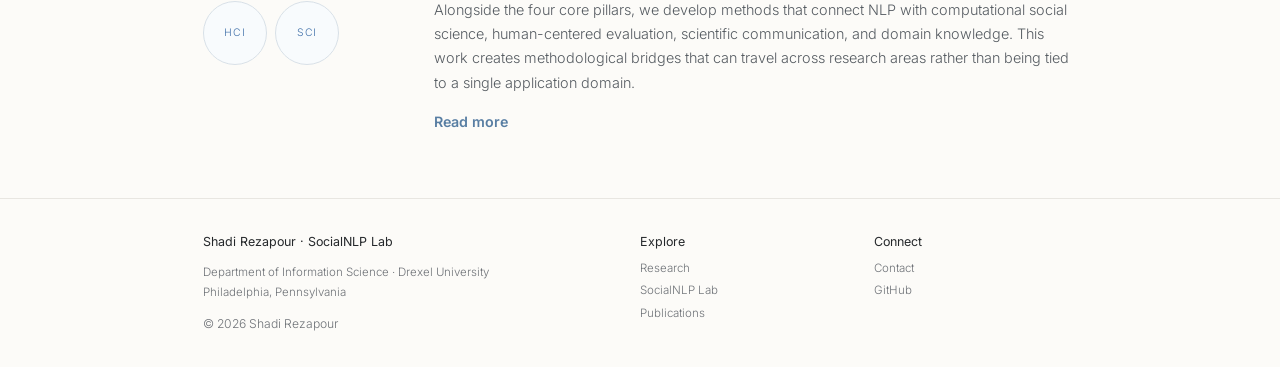
<file: pages/research.html>
<!DOCTYPE html>
<html lang="en"><head><meta charset="utf-8"/><meta content="width=device-width,initial-scale=1" name="viewport"/><title>Research | SocialNLP Lab</title><link href="../assets/css/style.css" rel="stylesheet"/>
<style>
/* Styling for the new read-more layout */
.theme-content h2, .theme-content .eyebrow {
  display: inline-block;
  vertical-align: middle;
  margin: 0 0 10px 0;
}
.theme-content .eyebrow {
  margin-right: 15px;
}
.theme-summary {
  margin-top: 5px;
  margin-bottom: 10px;
}

/* CSS for the clickable Read More toggle */
.read-more-toggle {
  cursor: pointer;
  color: #587ea3;
  font-weight: 600;
  padding: 5px 0 15px 0;
  display: inline-block;
  user-select: none;
  font-size: 0.95em;
}
.read-more-toggle:hover {
  text-decoration: underline;
}
.read-more-toggle:focus {
  outline: none;
}
</style>
</head><body><nav class="nav"><div class="container nav-inner"><a class="brand" href="../index.html">Shadi Rezapour<span>SocialNLP Lab · Drexel University</span></a><button aria-label="Menu" class="menu-btn">☰</button><div class="nav-links"><a href="../index.html">Home</a><a class="active" href="research.html">Research</a><a href="lab.html">SocialNLP Lab</a><a href="publications.html">Publications</a><a href="resources.html">Resources</a><a href="teaching.html">Teaching</a><a href="news.html">News</a><a href="contact.html">Contact</a></div></div></nav>
<header class="page-hero"><div class="container"><h1>Research</h1><p>We use natural language processing and computational social science to understand lived experiences and design language technologies that are socially aware and responsive to real-world needs.<br> We are always interested in exploring innovative research directions at the intersection of language, AI, social behavior, and consequential real-world domains. If you see a promising connection with your work or have an idea that could benefit from interdisciplinary collaboration, please reach out.</p><a class="arrow-link" href="contact.html">Get in touch →</a></div></p></div></header><main>

<section id="stigma"><div class="container theme-row"><div class="theme-visual"><img alt="Lived experiences, stigma, and public health illustration" src="../assets/img/pillars/pillar-stigma.png"/></div><div class="theme-content">
<h2>Lived Experiences, Stigma &amp; Public Health</h2>
<p class="theme-summary">We develop computational methods to understand how people describe substance use, recovery, stigma, sensitive experiences, and support across digital spaces, and how language technologies can reduce rather than reproduce harm.</p>
<details>
<summary class="read-more-toggle">Read more</summary>
<div class="subareas">
<div class="subarea"><h3>Substance use, recovery &amp; online communities</h3><p>Mapping digital ecosystems and modeling how people narrate drug experiences, recovery, health needs, and community participation.</p><div class="paper-mini"><a href="https://dl.acm.org/doi/abs/10.1145/3625007.3629125">Exploring the Landscape of Drug Communities on Reddit ↗</a><span>ASONAM · 2023</span></div><div class="paper-mini"><a href="https://aclanthology.org/2024.findings-acl.367/" rel="noopener" target="_blank">Decoding the Narratives: Analyzing Personal Drug Experiences Shared on Reddit ↗</a><span>Findings of ACL · 2024</span></div></div>
<div class="subarea"><h3>Stigma: measurement, trajectories &amp; intervention</h3><p>Studying stigma as a multidimensional and evolving process, from stigma phenotypes and longitudinal self-stigma to context-sensitive AI support.</p><div class="paper-mini"><a href="https://doi.org/10.1016/j.socscimed.2025.118889" rel="noopener" target="_blank">Phenotypes of Stigma Expressed by People Who Use Drugs on Reddit ↗</a><span>Social Science &amp; Medicine · 2025</span></div><div class="paper-mini"><a href="https://aclanthology.org/2024.emnlp-main.516" rel="noopener" target="_blank">Words Matter: Reducing Stigma in Online Conversations about Substance Use with LLMs ↗</a><span>EMNLP · 2024</span></div></div>
<div class="subarea"><h3>Stigma, support &amp; sensitive disclosures across domains</h3><p>Testing related narrative and support frameworks beyond substance use, including sexual-violence disclosures and media representations.</p><div class="paper-mini"><a href="https://arxiv.org/pdf/2608.11433">Stigma and Support in Online Sexual Violence Narratives on Reddit ↗</a><span>ACM Hypertext · 2026</span></div><div class="paper-mini"><a href="https://doi.org/10.2196/56004" rel="noopener" target="_blank">Shifting Narratives in Media Coverage Across a Decade of Drug Discourse ↗</a><span>JMIR Infodemiology · 2025</span></div></div>
</div>
</details>
</div></div></section>

<section id="relational"><div class="container theme-row"><div class="theme-visual"><img alt="Relational AI and mental health illustration" src="../assets/img/pillars/pillar-relational.png"/></div><div class="theme-content">
<h2>Relational AI &amp; Mental Health</h2>
<p class="theme-summary">We study AI systems that participate in emotionally sensitive interactions, connecting model behavior to therapeutic processes, human judgments of empathy, and evidence from how people actually use AI for mental-health support.</p>
<details>
<summary class="read-more-toggle">Read more</summary>
<div class="subareas">
<div class="subarea"><h3>Therapeutic processes &amp; Problem-Solving Therapy</h3><p>Developing clinically grounded frameworks for identifying therapeutic strategies and evaluating LLMs against real-world therapeutic processes.</p><div class="paper-mini"><a href="https://aclanthology.org/2025.findings-acl.1292/" rel="noopener" target="_blank">From Conversation to Automation: Leveraging LLMs to Analyze Strategies in Problem-Solving Therapy ↗</a><span>Findings of ACL · 2025</span></div></div>
<div class="subarea"><h3>AI-mediated mental-health support</h3><p>Understanding why people use general-purpose AI for emotional support, when interactions feel helpful, and where dependence or blurred therapeutic boundaries emerge.</p><div class="paper-mini"><a href="https://aclanthology.org/2026.findings-acl.569/" rel="noopener" target="_blank">Like a Therapist, But Not: Reddit Narratives of AI in Mental Health Contexts ↗</a><span>Findings of ACL · 2026</span></div></div>
<div class="subarea"><h3>Empathy &amp; relational evaluation</h3><p>Examining where AI-generated empathy aligns with or diverges from human judgments, shared experience, and emotionally meaningful context.</p><div class="paper-mini"><a href="https://doi.org/10.1007/s00146-025-02715-x" rel="noopener" target="_blank">Talk, Listen, Connect: Navigating Empathy in Human–AI Interactions ↗</a><span>AI &amp; Society · 2025</span></div></div>
</div>
</details>
</div></div></section>

<section id="trust"><div class="container theme-row"><div class="theme-visual"><img alt="Trust and generative AI illustration" src="../assets/img/pillars/pillar-trust.png"/></div><div class="theme-content">
<h2>Trust, Epistemic Welfare &amp; Generative AI</h2>
<p class="theme-summary">We examine how generative AI changes judgments of credibility, competence, authority, and truth, and how people negotiate trust, delegation, deception, and belief in AI-mediated environments.</p>
<details>
<summary class="read-more-toggle">Read more</summary>
<div class="subareas">
<div class="subarea"><h3>Trust &amp; distrust in generative AI</h3><p>Large-scale, longitudinal analysis of how users express trust and distrust and which dimensions drive those judgments over time.</p><div class="paper-mini"><a href="https://doi.org/10.1162/TACL.a.744" rel="noopener" target="_blank">In Generative AI We (Dis)Trust? Computational Analysis of Trust and Distrust in Reddit Discussions ↗</a><span>TACL · 2026</span></div><div class="paper-mini"><a href="publications.html">The Evolving Meaning of Trust and Risk in Reddit Discourse about ChatGPT</a><span>AMCIS · 2024</span></div></div>
<div class="subarea"><h3>Use, delegation &amp; communicative roles</h3><p>Studying the trade-offs people perceive in GenAI use and the ethical consequences of delegating human communication to LLMs.</p><div class="paper-mini"><a href="https://asistdl.onlinelibrary.wiley.com/doi/abs/10.1002/pra2.1277">Not a Swiss Army Knife: Knowledge Workers’ Perceptions of Trade-Offs around Generative AI Use ↗</a><span>ASIS&amp;T · 2025</span></div><div class="paper-mini"><a href="https://doi.org/10.1007/s00146-026-03096-5" rel="noopener" target="_blank">Communicative Surrogates and the Ethics of LLM-Mediated Communication ↗</a><span>AI &amp; Society · 2026</span></div></div>
<div class="subarea"><h3>Deception, deliberation &amp; belief</h3><p>Comparing human- and machine-generated deception and extending this work toward how AI-mediated dialogue shapes deliberation and belief over time.</p><div class="paper-mini"><a href="https://dl.acm.org/doi/pdf/10.1145/3717867.3717914">Master of Deceit: Comparative Narrative Analysis of Human- and Machine-Generated Deceptive Texts ↗</a><span>WebSci · 2025</span></div></div>
</div>
</details>
</div></div></section>

<section id="narratives"><div class="container theme-row"><div class="theme-visual"><img alt="Online narratives and information environments illustration" src="../assets/img/pillars/pillar-narratives.png"/></div><div class="theme-content">
<h2>Complex Online Narratives &amp; Information Environments</h2>
<p class="theme-summary">We model consequential online discourse beyond simple binary labels, capturing stance, risk, morality, emotion, user intent, uncertainty, and information behavior across social and health domains.</p>
<details>
<summary class="read-more-toggle">Read more</summary>
<div class="subareas">
<div class="subarea"><h3>Health information &amp; misinformation</h3><p>Developing multidimensional frameworks for distinguishing misinformation, risk, stance, topic, and information needs in online health environments.</p><div class="paper-mini"><a href="https://arxiv.org/abs/2607.12383">Beyond Binary Detection: A Multi-Dimensional Taxonomy of Cancer Misinformation on Reddit ↗</a><span>EMNLP · 2026</span></div><div class="paper-mini"><a href="https://arxiv.org/pdf/2607.13147">How You Ask Shapes What You Get: Auditing Breast-Cancer Misinformation in TikTok Search ↗</a><span>DAIH @ COLM · 2026</span></div></div>
<div class="subarea"><h3>Abortion information practices &amp; barriers</h3><p>Studying information seeking, sharing, barriers, emotions, and care-related narratives following Dobbs.</p><div class="paper-mini"><a href="https://ojs.aaai.org/index.php/ICWSM/article/view/42725">Reddit After Roe: A Computational Analysis of Abortion Narratives and Barriers in the Wake of Dobbs ↗</a><span>ICWSM · 2026</span></div><div class="paper-mini"><a href="publications.html">Be Patient and Kind to Yourself! Abortion-Related Health Information Practices on Reddit ↗</a><span>Journal of Documentation · 2026</span></div></div>
<div class="subarea"><h3>Stance, morality &amp; socially aware NLP</h3><p>Building richer representations of contested discourse and socially meaningful language, including skepticism, moral framing, narrative structure, and sarcasm.</p><div class="paper-mini"><a href="https://dl.acm.org/doi/pdf/10.1145/3717867.3717891">Exploring Stance on Affirmative Action through Reddit Narratives ↗</a><span>WebSci · 2025</span></div><div class="paper-mini"><a href="https://aclanthology.org/anthology-files/anthology-files/pdf/findings/2025.findings-emnlp.1029.pdf">Tales of Morality: Comparing Human- and LLM-Generated Moral Stories from Visual Cues ↗</a><span>Findings of EMNLP · 2025</span></div></div>
</div>
</details>
</div></div></section>

<section id="crosscutting"><div class="container theme-row crosscutting-row"><div class="theme-visual crosscutting-visual"><div aria-hidden="true" class="crosscutting-motif"><span>NLP</span><span>CSS</span><span>HCI</span><span>SCI</span></div></div><div class="theme-content">
<h2>Cross-Cutting NLP, Computational Social Science &amp; Scientific Communication</h2>
<p class="theme-summary">Alongside the four core pillars, we develop methods that connect NLP with computational social science, human-centered evaluation, scientific communication, and domain knowledge. This work creates methodological bridges that can travel across research areas rather than being tied to a single application domain.</p>
<details>
<summary class="read-more-toggle">Read more</summary>
<div class="subareas"><div class="subarea"><h3>Narrative, morality &amp; social meaning</h3><p>Developing computational representations of narrative structure, moral framing, sarcasm, and other socially meaningful phenomena that are difficult to capture with simple labels.</p><div class="paper-mini"><a href="https://aclanthology.org/2026.wassa-1.21.pdf">A Transformer and Prototype-based Interpretable Model for Contextual Sarcasm Detection ↗</a><span>WASSA · 2026</span></div><div class="paper-mini"><a href="https://aclanthology.org/2024.eacl-long.161/" rel="noopener" target="_blank">Extraction of Narrative Spans from Podcast Data ↗</a><span>EACL · 2024</span></div></div><div class="subarea"><h3>NLP for science &amp; scientific impact</h3><p>Studying how language technologies can support scientific communication, impact assessment, summarization, and documentation while incorporating domain knowledge and expert judgment.</p><div class="paper-mini"><a href="https://link.springer.com/article/10.1007/s10579-026-09928-6">Impact Classification within and beyond Academia ↗</a><span>Language Resources &amp; Evaluation · 2026</span></div><div class="paper-mini"><a href="https://aclanthology.org/2024.nlp4science-1.5/" rel="noopener" target="_blank">Two-Stage, Graph-Augmented Summarization for Scientific Text Documents ↗</a><span>NLP4Science at EMNLP · 2024</span></div></div>
</details>
</div></div></section></main><footer class="footer"><div class="container footer-grid"><div><h3>Shadi Rezapour · SocialNLP Lab</h3><p>Department of Information Science · Drexel University<br/>Philadelphia, Pennsylvania</p><div class="small">© 2026 Shadi Rezapour</div></div><div><h3>Explore</h3><a href="research.html">Research</a><a href="lab.html">SocialNLP Lab</a><a href="publications.html">Publications</a></div><div><h3>Connect</h3><a href="contact.html">Contact</a><a href="https://github.com/social-nlp-lab" rel="noopener" target="_blank">GitHub</a></div></div></footer><script src="../assets/js/site.js"></script></body></html>
</file>
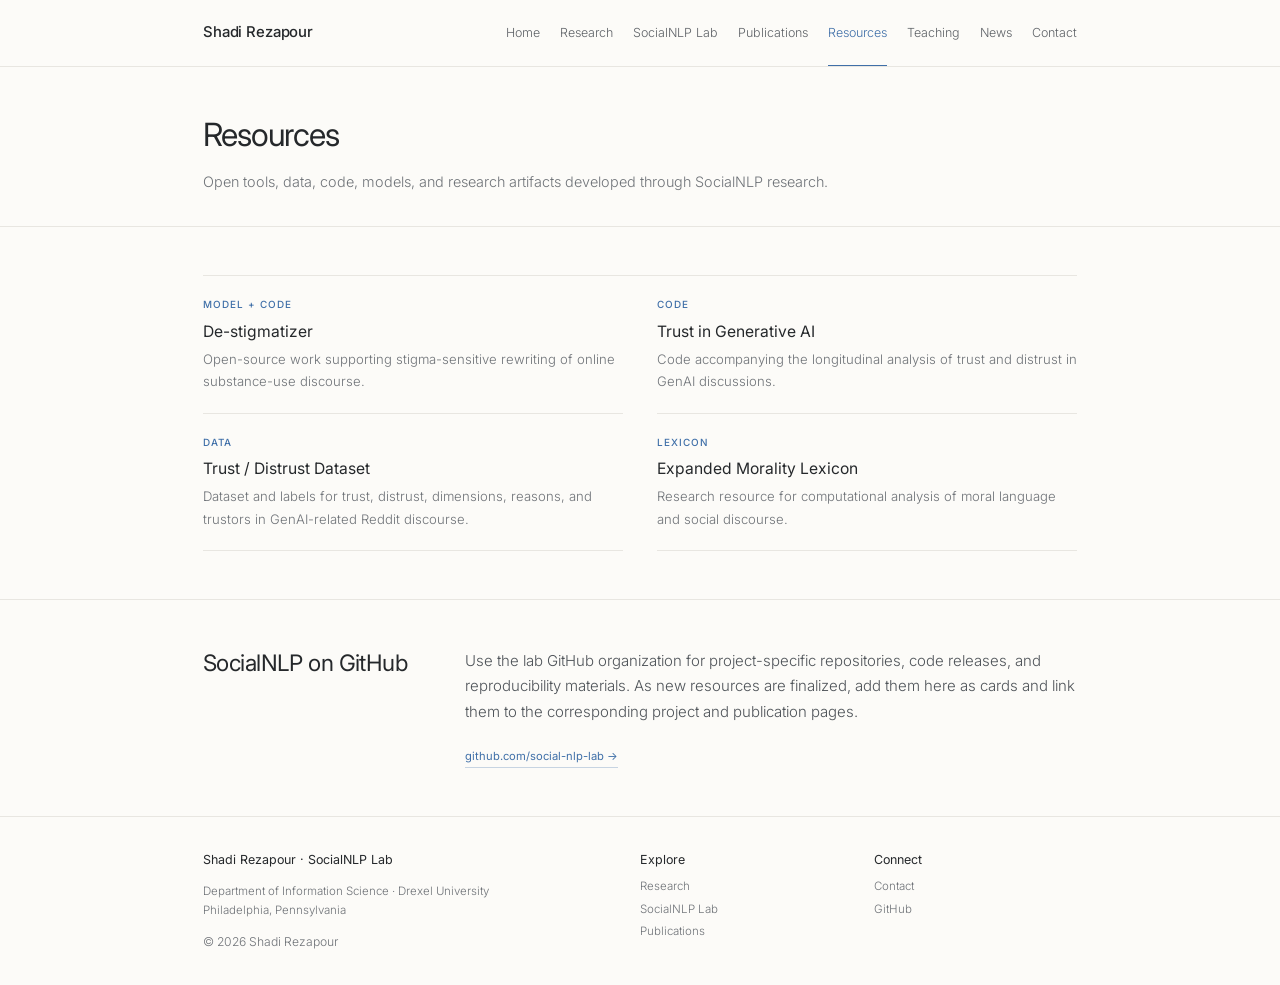
<file: pages/resources.html>
<!DOCTYPE html>

<html lang="en"><head><meta charset="utf-8"/><meta content="width=device-width,initial-scale=1" name="viewport"/><title>Resources | SocialNLP Lab</title><link href="../assets/css/style.css" rel="stylesheet"/></head><body><nav class="nav"><div class="container nav-inner"><a class="brand" href="../index.html">Shadi Rezapour<span>SocialNLP Lab · Drexel University</span></a><button aria-label="Menu" class="menu-btn">☰</button><div class="nav-links"><a href="../index.html">Home</a><a href="research.html">Research</a><a href="lab.html">SocialNLP Lab</a><a href="publications.html">Publications</a><a class="active" href="resources.html">Resources</a><a href="teaching.html">Teaching</a><a href="news.html">News</a><a href="contact.html">Contact</a></div></div></nav><header class="page-hero"><div class="container"><h1>Resources</h1><p>Open tools, data, code, models, and research artifacts developed through SocialNLP research.</p></div></header><main><section><div class="container"><div class="cards"><a class="card" href="https://github.com/social-nlp-lab/destigmatizer"><div class="num">MODEL + CODE</div><h3>De-stigmatizer</h3><p>Open-source work supporting stigma-sensitive rewriting of online substance-use discourse.</p></a><a class="card" href="https://github.com/social-nlp-lab/trust-GenAI"><div class="num">CODE</div><h3>Trust in Generative AI</h3><p>Code accompanying the longitudinal analysis of trust and distrust in GenAI discussions.</p></a><div class="card"><div class="num">DATA</div><h3>Trust / Distrust Dataset</h3><p>Dataset and labels for trust, distrust, dimensions, reasons, and trustors in GenAI-related Reddit discourse.</p></div><div class="card"><div class="num">LEXICON</div><h3>Expanded Morality Lexicon</h3><p>Research resource for computational analysis of moral language and social discourse.</p></div></div></div></section><section class="soft"><div class="container split"><div><h2>SocialNLP on GitHub</h2></div><div class="prose"><p>Use the lab GitHub organization for project-specific repositories, code releases, and reproducibility materials. As new resources are finalized, add them here as cards and link them to the corresponding project and publication pages.</p><a class="pill" href="https://github.com/social-nlp-lab">github.com/social-nlp-lab →</a></div></div></section></main><footer class="footer"><div class="container footer-grid"><div><h3>Shadi Rezapour · SocialNLP Lab</h3><p>Department of Information Science · Drexel University<br/>Philadelphia, Pennsylvania</p><div class="small">© 2026 Shadi Rezapour</div></div><div><h3>Explore</h3><a href="research.html">Research</a><a href="lab.html">SocialNLP Lab</a><a href="publications.html">Publications</a></div><div><h3>Connect</h3><a href="contact.html">Contact</a><a href="https://github.com/social-nlp-lab" rel="noopener" target="_blank">GitHub</a></div></div></footer><script src="../assets/js/site.js"></script></body></html>
</file>
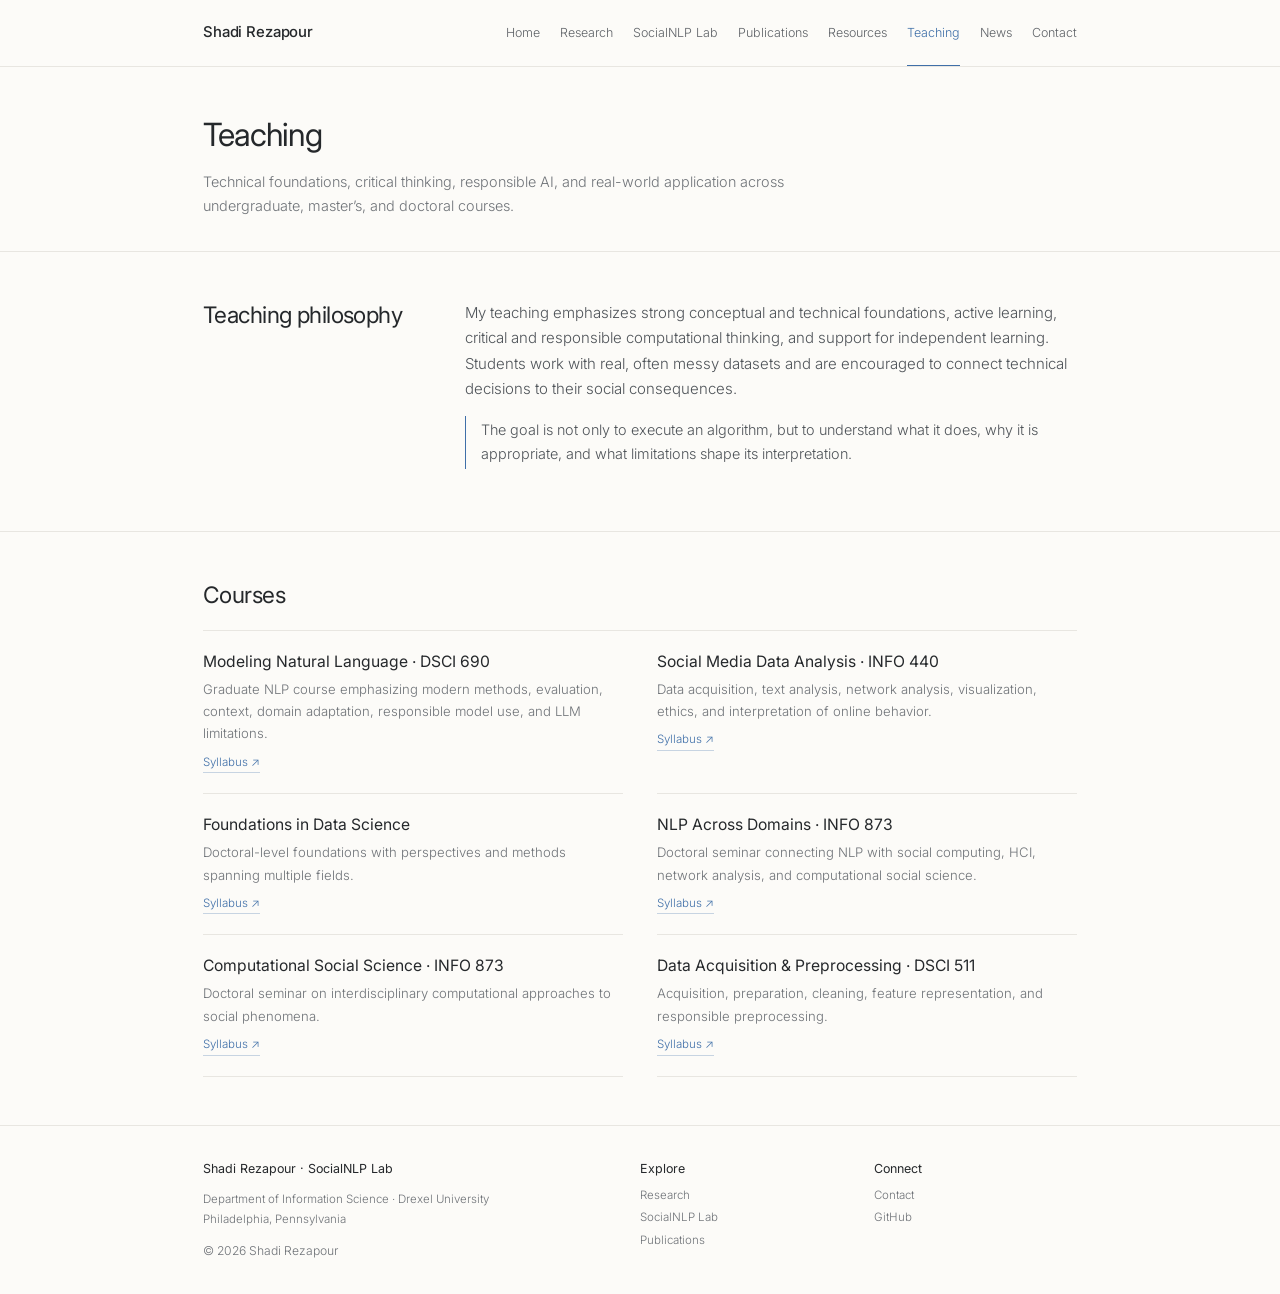
<file: pages/teaching.html>
<!DOCTYPE html>

<html lang="en"><head><meta charset="utf-8"/><meta content="width=device-width,initial-scale=1" name="viewport"/><title>Teaching | Shadi Rezapour</title><link href="../assets/css/style.css" rel="stylesheet"/></head><body><nav class="nav"><div class="container nav-inner"><a class="brand" href="../index.html">Shadi Rezapour<span>SocialNLP Lab · Drexel University</span></a><button aria-label="Menu" class="menu-btn">☰</button><div class="nav-links"><a href="../index.html">Home</a><a href="research.html">Research</a><a href="lab.html">SocialNLP Lab</a><a href="publications.html">Publications</a><a href="resources.html">Resources</a><a class="active" href="teaching.html">Teaching</a><a href="news.html">News</a><a href="contact.html">Contact</a></div></div></nav><header class="page-hero"><div class="container"><h1>Teaching</h1><p>Technical foundations, critical thinking, responsible AI, and real-world application across undergraduate, master’s, and doctoral courses.</p></div></header><main><section><div class="container split"><div><h2>Teaching philosophy</h2></div><div class="prose"><p>My teaching emphasizes strong conceptual and technical foundations, active learning, critical and responsible computational thinking, and support for independent learning. Students work with real, often messy datasets and are encouraged to connect technical decisions to their social consequences.</p><p class="quote">The goal is not only to execute an algorithm, but to understand what it does, why it is appropriate, and what limitations shape its interpretation.</p></div></div></section><section class="soft"><div class="container"><div class="section-head"><div><h2>Courses</h2></div></div><div class="teaching-grid"><div class="card"><h3>Modeling Natural Language · DSCI 690</h3><p>Graduate NLP course emphasizing modern methods, evaluation, context, domain adaptation, responsible model use, and LLM limitations.</p><a class="syllabus-link" href="../assets/syllabi/DSCI690.pdf" rel="noopener" target="_blank">Syllabus ↗</a></div><div class="card"><h3>Social Media Data Analysis · INFO 440</h3><p>Data acquisition, text analysis, network analysis, visualization, ethics, and interpretation of online behavior.</p><a class="syllabus-link" href="../assets/syllabi/INFO440.pdf" rel="noopener" target="_blank">Syllabus ↗</a></div><div class="card"><h3>Foundations in Data Science</h3><p>Doctoral-level foundations with perspectives and methods spanning multiple fields.</p><a class="syllabus-link" href="../assets/syllabi/Foundations_Data_Science.pdf" rel="noopener" target="_blank">Syllabus ↗</a></div><div class="card"><h3>NLP Across Domains · INFO 873</h3><p>Doctoral seminar connecting NLP with social computing, HCI, network analysis, and computational social science.</p><a class="syllabus-link" href="../assets/syllabi/INFO873_NLPX.pdf" rel="noopener" target="_blank">Syllabus ↗</a></div><div class="card"><h3>Computational Social Science · INFO 873</h3><p>Doctoral seminar on interdisciplinary computational approaches to social phenomena.</p><a class="syllabus-link" href="../assets/syllabi/INFO873_CSS.pdf" rel="noopener" target="_blank">Syllabus ↗</a></div><div class="card"><h3>Data Acquisition &amp; Preprocessing · DSCI 511</h3><p>Acquisition, preparation, cleaning, feature representation, and responsible preprocessing.</p><a class="syllabus-link" href="../assets/syllabi/DSCI511.pdf" rel="noopener" target="_blank">Syllabus ↗</a></div></div></div></section></main><footer class="footer"><div class="container footer-grid"><div><h3>Shadi Rezapour · SocialNLP Lab</h3><p>Department of Information Science · Drexel University<br/>Philadelphia, Pennsylvania</p><div class="small">© 2026 Shadi Rezapour</div></div><div><h3>Explore</h3><a href="research.html">Research</a><a href="lab.html">SocialNLP Lab</a><a href="publications.html">Publications</a></div><div><h3>Connect</h3><a href="contact.html">Contact</a><a href="https://github.com/social-nlp-lab" rel="noopener" target="_blank">GitHub</a></div></div></footer><script src="../assets/js/site.js"></script></body></html>
</file>
<file: assets/css/style.css>
@import url('https://fonts.googleapis.com/css2?family=Inter:wght@300;400;500;600&display=swap');

:root{
  --bg:#fcfbf8;
  --paper:#ffffff;
  --ink:#25282b;
  --muted:#6f7378;
  --line:#e8e6e1;
  --blue:#3f6fa8;
  --blue-soft:#eef4fa;
  --max:930px;
}

*{box-sizing:border-box}
html{scroll-behavior:smooth}
body{margin:0;background:var(--bg);color:var(--ink);font-family:'Inter',ui-sans-serif,system-ui,-apple-system,BlinkMacSystemFont,'Segoe UI',sans-serif;font-size:15px;font-weight:300;line-height:1.7;-webkit-font-smoothing:antialiased}
a{color:inherit;text-decoration:none}a:hover{color:var(--blue)}img{max-width:100%;display:block}
.container{max-width:var(--max);margin:0 auto;padding:0 28px}

.nav{background:rgba(252,251,248,.96);border-bottom:1px solid var(--line)}
.nav-inner{min-height:64px;display:flex;align-items:center;justify-content:space-between;gap:24px}
.brand{font-size:.93rem;font-weight:500;letter-spacing:-.01em}
.brand span{display:none}
.nav-links{display:flex;align-items:center;gap:20px;font-size:.78rem;color:#5e6267}
.nav-links a{padding:22px 0;border-bottom:1px solid transparent}
.nav-links a:hover,.nav-links a.active{color:var(--blue);border-color:var(--blue)}
.menu-btn{display:none;border:0;background:transparent;font:inherit;font-size:1.25rem}

.hero{padding:58px 0 46px;border-bottom:1px solid var(--line)}
.hero-grid{display:grid;grid-template-columns:150px 1fr;gap:38px;align-items:start}
.portrait-wrap{grid-column:1;grid-row:1}
.hero-copy{grid-column:2;grid-row:1}
.hero-photo{width:145px;height:175px;object-fit:cover;border-radius:2px;filter:saturate(.9)}
.eyebrow{text-transform:uppercase;letter-spacing:.12em;font-size:.64rem;font-weight:500;color:var(--blue);margin-bottom:9px}
.hero h1{font-size:2.25rem;line-height:1.18;letter-spacing:-.035em;font-weight:400;margin:0 0 14px}
.hero .lead{font-size:1rem;color:#555b61;max-width:620px;margin:0}
.btns{display:flex;gap:16px;flex-wrap:wrap;margin-top:19px}
.btn{display:inline-flex;align-items:center;padding:0;font-size:.8rem;font-weight:400;color:var(--blue);border:0;background:none;border-bottom:1px solid rgba(63,111,168,.35);border-radius:0}
.btn:hover{border-color:var(--blue)}
.btn-primary,.btn-secondary{background:none;color:var(--blue);border:0;border-bottom:1px solid rgba(63,111,168,.35);padding:0}

section{padding:48px 0}.soft{background:transparent;border-top:1px solid var(--line);border-bottom:0}.about-grid{display:grid;grid-template-columns:160px 1fr;gap:28px;align-items:start}
.section-head{display:flex;justify-content:space-between;align-items:baseline;gap:24px;margin-bottom:20px}
.section-head h2,.about-grid h2,.research-intro h2,.contact-strip h2,.split h2{font-size:1.42rem;line-height:1.3;letter-spacing:-.025em;font-weight:400;margin:0}
.section-head p{max-width:560px;color:var(--muted);margin:0;font-size:.88rem}.prose p{color:#4e5358;margin:0 0 .9rem;max-width:700px}
.text-links{display:flex;flex-wrap:wrap;gap:7px 18px;margin-top:18px}.text-links a,.arrow-link{color:var(--blue);font-size:.78rem;font-weight:400;border-bottom:1px solid rgba(63,111,168,.3);padding-bottom:1px}.text-links.vertical{display:grid;gap:8px;justify-items:start}

.cards{display:grid;grid-template-columns:repeat(2,1fr);gap:0 34px;border-top:1px solid var(--line)}
.card{display:block;background:transparent;border:0;border-bottom:1px solid var(--line);padding:20px 0;min-height:0}
.card:hover{transform:none;box-shadow:none}.num{color:var(--blue);font-size:.62rem;font-weight:500;letter-spacing:.1em;margin-bottom:8px}.card h3{font-size:.98rem;line-height:1.4;font-weight:400;margin:0 0 5px}.card p{color:var(--muted);font-size:.82rem;margin:0}

.list{border-top:1px solid var(--line)}.paper{padding:16px 0;border-bottom:1px solid var(--line)}.paper h3{font-size:.93rem;font-weight:400;line-height:1.45;margin:0 0 5px}.meta{color:var(--muted);font-size:.78rem}.pill{display:inline-block;background:transparent;border:0;border-bottom:1px solid rgba(63,111,168,.28);padding:0 0 1px;font-size:.7rem;font-weight:400;margin-right:10px;margin-top:8px;color:var(--blue)}
.news-list{border-top:1px solid var(--line)}.news-item{display:grid;grid-template-columns:78px 1fr;gap:20px;padding:14px 0;border-bottom:1px solid var(--line)}.news-item strong{font-weight:400}.news-date{color:var(--muted);font-size:.72rem}.small{font-size:.76rem;color:var(--muted);margin-top:2px}

.contact-strip{padding:40px 0;border-top:1px solid var(--line);background:transparent}.contact-strip-inner{display:flex;align-items:baseline;justify-content:space-between;gap:24px}

.page-hero{padding:48px 0 32px;border-bottom:1px solid var(--line)}.page-hero.compact{padding-bottom:32px}.page-hero p{font-size:.9rem;color:var(--muted);max-width:660px;margin-bottom:0}.page-hero h1{font-size:2rem;line-height:1.25;letter-spacing:-.035em;font-weight:400;margin:0 0 10px;max-width:760px}

.research-section{display:grid;grid-template-columns:220px 1fr;gap:42px;align-items:start}.research-intro{position:static}.research-intro p{color:var(--muted);max-width:410px;font-size:.84rem}.project-grid{display:grid;grid-template-columns:1fr;gap:0;border-top:1px solid var(--line)}.project-card{background:transparent;border:0;border-bottom:1px solid var(--line);padding:17px 0;min-height:0}.project-card span{text-transform:uppercase;letter-spacing:.1em;font-size:.6rem;color:var(--blue);font-weight:500}.project-card h3{font-size:.96rem;font-weight:400;line-height:1.4;margin:5px 0 4px}.project-card p{font-size:.81rem;color:var(--muted);margin:0}

.people-grid{display:grid;grid-template-columns:repeat(3,1fr);gap:28px 22px}.person{background:transparent;border:0;padding:0}.person h3{font-size:.9rem;font-weight:400;margin:0}.person .role{color:var(--muted);font-size:.73rem;margin-top:2px}.person p{color:var(--muted);font-size:.77rem;margin-top:7px}.profile-photo{width:100%;height:180px;object-fit:cover;margin-bottom:10px;filter:saturate(.85);border-radius:2px}.person-featured{display:grid;grid-template-columns:120px 1fr;gap:22px;align-items:start;max-width:620px}.person-featured .profile-photo{width:120px;height:145px;margin:0}.avatar{width:58px;height:58px;display:grid;place-items:center;background:var(--blue-soft);color:var(--blue);font-size:.82rem;font-weight:400;margin-bottom:12px}.alumni{display:grid;grid-template-columns:1fr;gap:0;border-top:1px solid var(--line)}.alumni-item{background:transparent;border:0;border-bottom:1px solid var(--line);padding:11px 0}.alumni-item strong{display:inline;font-size:.82rem;font-weight:400}.alumni-item span{color:var(--muted);font-size:.77rem;margin-left:8px}

.teaching-grid,.service-grid{display:grid;grid-template-columns:repeat(2,1fr);gap:0 34px;border-top:1px solid var(--line)}.split{display:grid;grid-template-columns:220px 1fr;gap:42px}.quote{border-left:1px solid var(--blue);padding:2px 0 2px 15px;color:#555b61;font-size:.9rem}
.pub-controls{display:flex;flex-wrap:wrap;gap:7px;margin:0 0 20px}.filter{border:0;border-bottom:1px solid var(--line);background:transparent;color:#65696d;padding:5px 2px;font:inherit;font-size:.72rem;cursor:pointer}.filter.active,.filter:hover{background:transparent;color:var(--blue);border-color:var(--blue)}.pub-card{padding:17px 0!important;background:transparent!important;border:0!important;border-bottom:1px solid var(--line)!important;min-height:0!important}.pub-top{display:flex;gap:10px;align-items:center;margin-bottom:6px}.pub-year{font-weight:400;color:var(--blue)}.pub-type{text-transform:uppercase;letter-spacing:.08em;font-size:.6rem;color:var(--muted)}.pub-tags{margin-top:6px}.pub-actions{display:flex;flex-wrap:wrap;gap:12px;margin-top:9px}.paper-link{display:inline-flex;align-items:center;font-weight:400;color:var(--blue);background:transparent;padding:0;border-bottom:1px solid rgba(63,111,168,.3);border-radius:0;font-size:.7rem}.paper-link.subtle{background:transparent;color:var(--blue);border:0;border-bottom:1px solid rgba(63,111,168,.3)}.pub-note{margin-top:20px;color:var(--muted);font-size:.78rem}
.contact-grid{display:grid;grid-template-columns:repeat(2,1fr);gap:0 36px;border-top:1px solid var(--line)}.contact-card{background:transparent;border:0;border-bottom:1px solid var(--line);padding:22px 0;min-height:0}.contact-card h2{font-size:1.02rem;line-height:1.4;font-weight:400;margin:.15rem 0 .55rem}.contact-card p{color:var(--muted);font-size:.82rem}

.footer{padding:32px 0;border-top:1px solid var(--line);color:var(--muted)}.footer-grid{display:grid;grid-template-columns:1.4fr .7fr .7fr;gap:30px}.footer h3{font-size:.78rem;color:var(--ink);font-weight:400;margin:0 0 7px}.footer p,.footer a{font-size:.72rem}.footer a{display:block;margin:3px 0}

@media(max-width:820px){.nav-links{display:none;position:absolute;top:64px;left:0;right:0;background:var(--bg);border-bottom:1px solid var(--line);padding:14px 28px 18px;flex-direction:column;align-items:flex-start;gap:0}.nav-links.open{display:flex}.nav-links a{padding:7px 0}.menu-btn{display:block}.hero-grid{grid-template-columns:110px 1fr;gap:24px}.hero-photo{width:105px;height:130px}.about-grid,.research-section,.split{grid-template-columns:1fr;gap:18px}.cards{grid-template-columns:1fr}.people-grid{grid-template-columns:repeat(2,1fr)}.footer-grid{grid-template-columns:1fr 1fr}.contact-strip-inner{align-items:flex-start}}
@media(max-width:560px){.container{padding:0 20px}.hero{padding:40px 0 34px}.hero-grid{grid-template-columns:1fr}.portrait-wrap,.hero-copy{grid-column:1}.portrait-wrap{grid-row:1}.hero-copy{grid-row:2}.hero-photo{width:100px;height:120px}.hero h1{font-size:1.85rem}.page-hero{padding:38px 0 25px}.page-hero h1{font-size:1.65rem}.people-grid,.teaching-grid,.contact-grid,.footer-grid{grid-template-columns:1fr}.section-head,.contact-strip-inner{display:block}.section-head .arrow-link,.contact-strip .btn{display:inline-flex;margin-top:12px}.news-item{grid-template-columns:1fr;gap:2px}.person-featured{grid-template-columns:90px 1fr}.person-featured .profile-photo{width:90px;height:110px}section{padding:38px 0}}

/* v5 refinements */
.social-icons{display:flex;align-items:center;gap:8px;margin-top:18px;flex-wrap:wrap}
.social-icons a{width:28px;height:28px;display:grid;place-items:center;border:1px solid var(--line);background:rgba(255,255,255,.55);border-radius:50%;color:#4f5b66;transition:.18s ease}
.social-icons a:hover{color:var(--blue);border-color:#c9d8e6;transform:translateY(-1px)}
.social-icons svg{width:14px;height:14px;fill:currentColor}.social-icons .icon-cut{fill:var(--bg)}

.lab-hero-inner{display:grid;grid-template-columns:150px 1fr;gap:34px;align-items:center}.lab-logo{width:145px;max-height:145px;object-fit:contain;mix-blend-mode:multiply}

.theme-row{display:grid;grid-template-columns:185px 1fr;gap:46px;align-items:start}.theme-visual{padding-top:4px;position:sticky;top:90px}.theme-visual img{width:170px;height:auto}.theme-content h2{font-size:1.55rem;line-height:1.28;letter-spacing:-.025em;font-weight:400;margin:0 0 9px}.theme-summary{color:#555b61;max-width:680px;margin:0 0 24px;font-size:.9rem}.subareas{border-top:1px solid var(--line)}.subarea{padding:18px 0 19px;border-bottom:1px solid var(--line);display:grid;grid-template-columns:200px 1fr;gap:7px 28px}.subarea h3{font-size:.92rem;line-height:1.4;font-weight:500;margin:0;grid-row:1/4}.subarea>p{font-size:.8rem;color:var(--muted);margin:0 0 3px;max-width:580px}.paper-mini{display:flex;gap:14px;align-items:baseline;justify-content:space-between;font-size:.76rem;line-height:1.45;padding-top:5px}.paper-mini a{color:#333b42}.paper-mini a:hover{color:var(--blue)}.paper-mini span{color:var(--muted);font-size:.69rem;white-space:nowrap}.ongoing{font-size:.72rem;color:var(--blue);margin-top:5px;font-style:italic}

.alumni-list{border-top:1px solid var(--line);max-width:760px}.alumni-line{display:grid;grid-template-columns:230px 1fr;gap:24px;padding:9px 0;border-bottom:1px solid var(--line);align-items:baseline}.alumni-line strong{font-size:.8rem;font-weight:400}.alumni-line span{font-size:.75rem;color:var(--muted)}.alumni-line.alumni-phd{padding:13px 0}.alumni-line.alumni-phd strong{font-weight:500;color:var(--ink)}

@media(max-width:820px){.lab-hero-inner,.theme-row{grid-template-columns:1fr}.lab-logo{width:115px}.theme-visual{position:static}.theme-visual img{width:145px}.subarea{grid-template-columns:1fr}.subarea h3{grid-row:auto}.alumni-line{grid-template-columns:1fr;gap:2px}.paper-mini{display:block}.paper-mini span{display:block;margin-top:2px}}

/* generated research pillar illustrations */
.research-card{display:grid;grid-template-columns:92px 1fr;gap:18px;align-items:center}
.research-card img{width:92px;height:78px;object-fit:contain;mix-blend-mode:multiply}
.theme-visual img{width:175px;height:155px;object-fit:contain;mix-blend-mode:multiply}
@media(max-width:560px){.research-card{grid-template-columns:76px 1fr;gap:14px}.research-card img{width:76px;height:68px}}

/* v7: ultra-compact professional/social links */
.social-icons{gap:7px;margin-top:15px}
.social-icons a{
  width:15px;
  height:15px;
  border:0;
  background:transparent;
  border-radius:0;
  color:#56616b;
  padding:0;
}
.social-icons a:hover{color:var(--blue);border:0;transform:none}
.social-icons svg{width:11px;height:11px;fill:currentColor}
.social-icons .icon-cut{fill:var(--bg)}

/* Keep the same pillar artwork visible on the dedicated Research page. */
.theme-visual img{
  width:100%;
  max-width:175px;
  height:auto;
  object-fit:contain;
  mix-blend-mode:multiply;
}

/* v8 homepage scale reset: compact editorial proportions */
.hero{padding:34px 0 30px}
.hero-grid{grid-template-columns:92px 1fr;gap:24px;align-items:center}
.hero-photo{width:82px;height:98px;object-fit:cover;border-radius:2px}
.hero h1{font-size:1.72rem;line-height:1.2;margin:0 0 9px;letter-spacing:-.028em}
.hero .lead{font-size:.88rem;line-height:1.62;max-width:610px}
.hero .eyebrow{font-size:.58rem;margin-bottom:6px}

/* professional links should read like tiny inline glyphs, not badges */
.social-icons{gap:9px;margin-top:12px}
.social-icons a{width:11px;height:11px;display:inline-flex;align-items:center;justify-content:center}
.social-icons svg{width:9px;height:9px}

/* homepage research visuals: quiet thumbnails */
.research-card{grid-template-columns:58px 1fr;gap:15px;padding:17px 0}
.research-card img{width:54px;height:48px;object-fit:contain;align-self:start;margin-top:2px}
.research-card .num{margin-bottom:5px}
.research-card h3{font-size:.92rem}
.research-card p{font-size:.78rem;line-height:1.55}

@media(max-width:820px){
  .hero-grid{grid-template-columns:76px 1fr;gap:18px}
  .hero-photo{width:70px;height:84px}
  .hero h1{font-size:1.55rem}
  .research-card{grid-template-columns:50px 1fr;gap:12px}
  .research-card img{width:46px;height:42px}
}
@media(max-width:560px){
  .hero{padding:28px 0 26px}
  .hero-grid{grid-template-columns:64px 1fr;gap:16px;align-items:start}
  .portrait-wrap{grid-column:1;grid-row:1}
  .hero-copy{grid-column:2;grid-row:1}
  .hero-photo{width:58px;height:70px}
  .hero h1{font-size:1.34rem}
  .hero .lead{font-size:.82rem}
  .social-icons{margin-top:10px}
  .research-card{grid-template-columns:42px 1fr;gap:10px}
  .research-card img{width:38px;height:36px}
}

/* v9: balanced homepage image sizing */
@media(min-width:821px){
  .hero{padding:40px 0 34px}
  .hero-grid{grid-template-columns:120px 1fr;gap:30px;align-items:center}
  .hero-photo{width:108px;height:130px}
  .research-card{grid-template-columns:82px 1fr;gap:18px}
  .research-card img{width:76px;height:68px}
}
@media(min-width:561px) and (max-width:820px){
  .hero-grid{grid-template-columns:104px 1fr;gap:22px;align-items:center}
  .hero-photo{width:94px;height:114px}
  .research-card{grid-template-columns:70px 1fr;gap:16px}
  .research-card img{width:64px;height:58px}
}
@media(max-width:560px){
  .hero-grid{grid-template-columns:90px 1fr;gap:18px;align-items:start}
  .portrait-wrap{grid-column:1;grid-row:1}
  .hero-copy{grid-column:2;grid-row:1}
  .hero-photo{width:82px;height:98px}
  .research-card{grid-template-columns:60px 1fr;gap:14px}
  .research-card img{width:54px;height:50px}
}


/* v11: portrait, social links, and publication hierarchy */
@media(min-width:821px){
  .hero-grid{grid-template-columns:158px 1fr;gap:34px}
  .hero-photo{width:148px;height:148px;border-radius:50%;object-fit:cover;object-position:center 26%;}
}
@media(min-width:561px) and (max-width:820px){
  .hero-grid{grid-template-columns:126px 1fr;gap:24px}
  .hero-photo{width:118px;height:118px;border-radius:50%;object-fit:cover;object-position:center 26%;}
}
@media(max-width:560px){
  .hero-grid{grid-template-columns:104px 1fr;gap:18px}
  .hero-photo{width:98px;height:98px;border-radius:50%;object-fit:cover;object-position:center 26%;}
}
.social-icons{gap:10px}
.social-icons a{width:16px;height:16px}
.social-icons svg{width:13px;height:13px}
.pub-section-title{padding:8px 0 12px;margin-top:6px;border-bottom:1px solid var(--line)}
.pub-section-title + .pub-card{border-top:0!important}
.pub-section-title .eyebrow{margin:0 0 3px}
.pub-section-title h2{font-size:1.12rem;line-height:1.35;font-weight:400;letter-spacing:-.02em;margin:0}
.pub-section-title p{font-size:.76rem;color:var(--muted);margin:4px 0 0;max-width:650px}


/* v13: profile scale, collaboration, syllabus, and publication structure */
@media(min-width:821px){
  .hero-grid{grid-template-columns:190px 1fr;gap:38px}
  .hero-photo{width:178px;height:178px;border-radius:50%;object-fit:cover;object-position:center 24%}
}
@media(min-width:561px) and (max-width:820px){
  .hero-grid{grid-template-columns:150px 1fr;gap:28px}
  .hero-photo{width:140px;height:140px;border-radius:50%;object-fit:cover;object-position:center 24%}
}
@media(max-width:560px){
  .hero-grid{grid-template-columns:116px 1fr;gap:18px}
  .hero-photo{width:108px;height:108px;border-radius:50%;object-fit:cover;object-position:center 24%}
}
.social-icons{gap:12px}
.social-icons a{width:22px;height:22px}
.social-icons svg{width:17px;height:17px}
.contact-social-icons{margin-top:16px;gap:14px}
.contact-social-icons a{width:28px;height:28px}
.contact-social-icons svg{width:18px;height:18px}
.contact-social-labels{margin-top:8px;font-size:.67rem;color:var(--muted)}
.research-open-call{margin-top:26px;padding:20px 0 4px;border-top:1px solid var(--line)}
.research-open-call h3{font-size:1rem;font-weight:500;margin:0 0 6px}
.research-open-call p{max-width:650px;color:var(--muted);font-size:.82rem;margin:0 0 10px}
.crosscutting-motif{display:grid;grid-template-columns:repeat(2,64px);gap:8px;padding-top:6px}
.crosscutting-motif span{width:64px;height:64px;border:1px solid #d8e0e7;display:grid;place-items:center;border-radius:50%;font-size:.65rem;letter-spacing:.08em;color:var(--blue);background:#f8fbfd}
.syllabus-link{display:inline-block;margin-top:8px;font-size:.72rem;color:var(--blue);border-bottom:1px solid rgba(63,111,168,.28)}
.syllabus-note{font-size:.72rem;color:var(--muted);margin:-6px 0 16px}
.pipeline-block{margin-bottom:34px}
.pipeline-block>h2{font-size:1.22rem;font-weight:400;letter-spacing:-.02em;margin:2px 0 4px}
.pipeline-block>p{font-size:.78rem;color:var(--muted);margin:0 0 8px}
.pipeline-list{border-top:1px solid var(--line)}
.all-pubs-title{margin:10px 0 14px}
.all-pubs-title h2{font-size:1.22rem}
@media(max-width:560px){
  .social-icons a{width:20px;height:20px}
  .social-icons svg{width:15px;height:15px}
  .crosscutting-motif{grid-template-columns:repeat(4,48px);gap:6px}
  .crosscutting-motif span{width:48px;height:48px}
}

/* Final profile icon sizing */
.social-icons { gap: 10px; }
.social-icons a { width: 26px; height: 26px; }
.social-icons svg { width: 15px; height: 15px; }
.contact-social-icons { gap: 13px; }
.contact-social-icons a { width: 30px; height: 30px; }
.contact-social-icons svg { width: 18px; height: 18px; }
@media (max-width: 900px) {
  .social-icons a { width: 24px; height: 24px; }
  .social-icons svg { width: 14px; height: 14px; }
  .contact-social-icons a { width: 28px; height: 28px; }
  .contact-social-icons svg { width: 17px; height: 17px; }
}
/* --- Final Mobile Hero Overrides --- */
@media (max-width: 560px) {
    .hero-grid {
        display: flex !important;
        flex-direction: column !important;
        align-items: center !important;
        text-align: center !important;
        gap: 18px !important;
    }
    
    /* Release the grid constraints */
    .portrait-wrap, .hero-copy {
        grid-column: auto !important;
        grid-row: auto !important;
    }
    
    /* Properly size and center the photo */
    .hero-photo {
        width: 120px !important;
        height: 120px !important;
        margin: 0 auto !important;
        display: block !important;
    }
    
    /* Center the social icons to match the centered text */
    .social-icons {
        justify-content: center !important;
        margin-top: 15px !important;
    }
}
/* Fix mobile dropdown menu overlapping - MOBILE ONLY */
@media (max-width: 820px) {
    .nav-links.open {
        z-index: 9999 !important; /* Forces the menu to the very top layer */
        background-color: #fcfbf8 !important; /* Forces a solid background color so nothing bleeds through */
        box-shadow: 0 10px 20px rgba(0,0,0,0.05) !important; /* Optional: Adds a slight shadow so it looks like a dropdown */
    }
}
</file>
